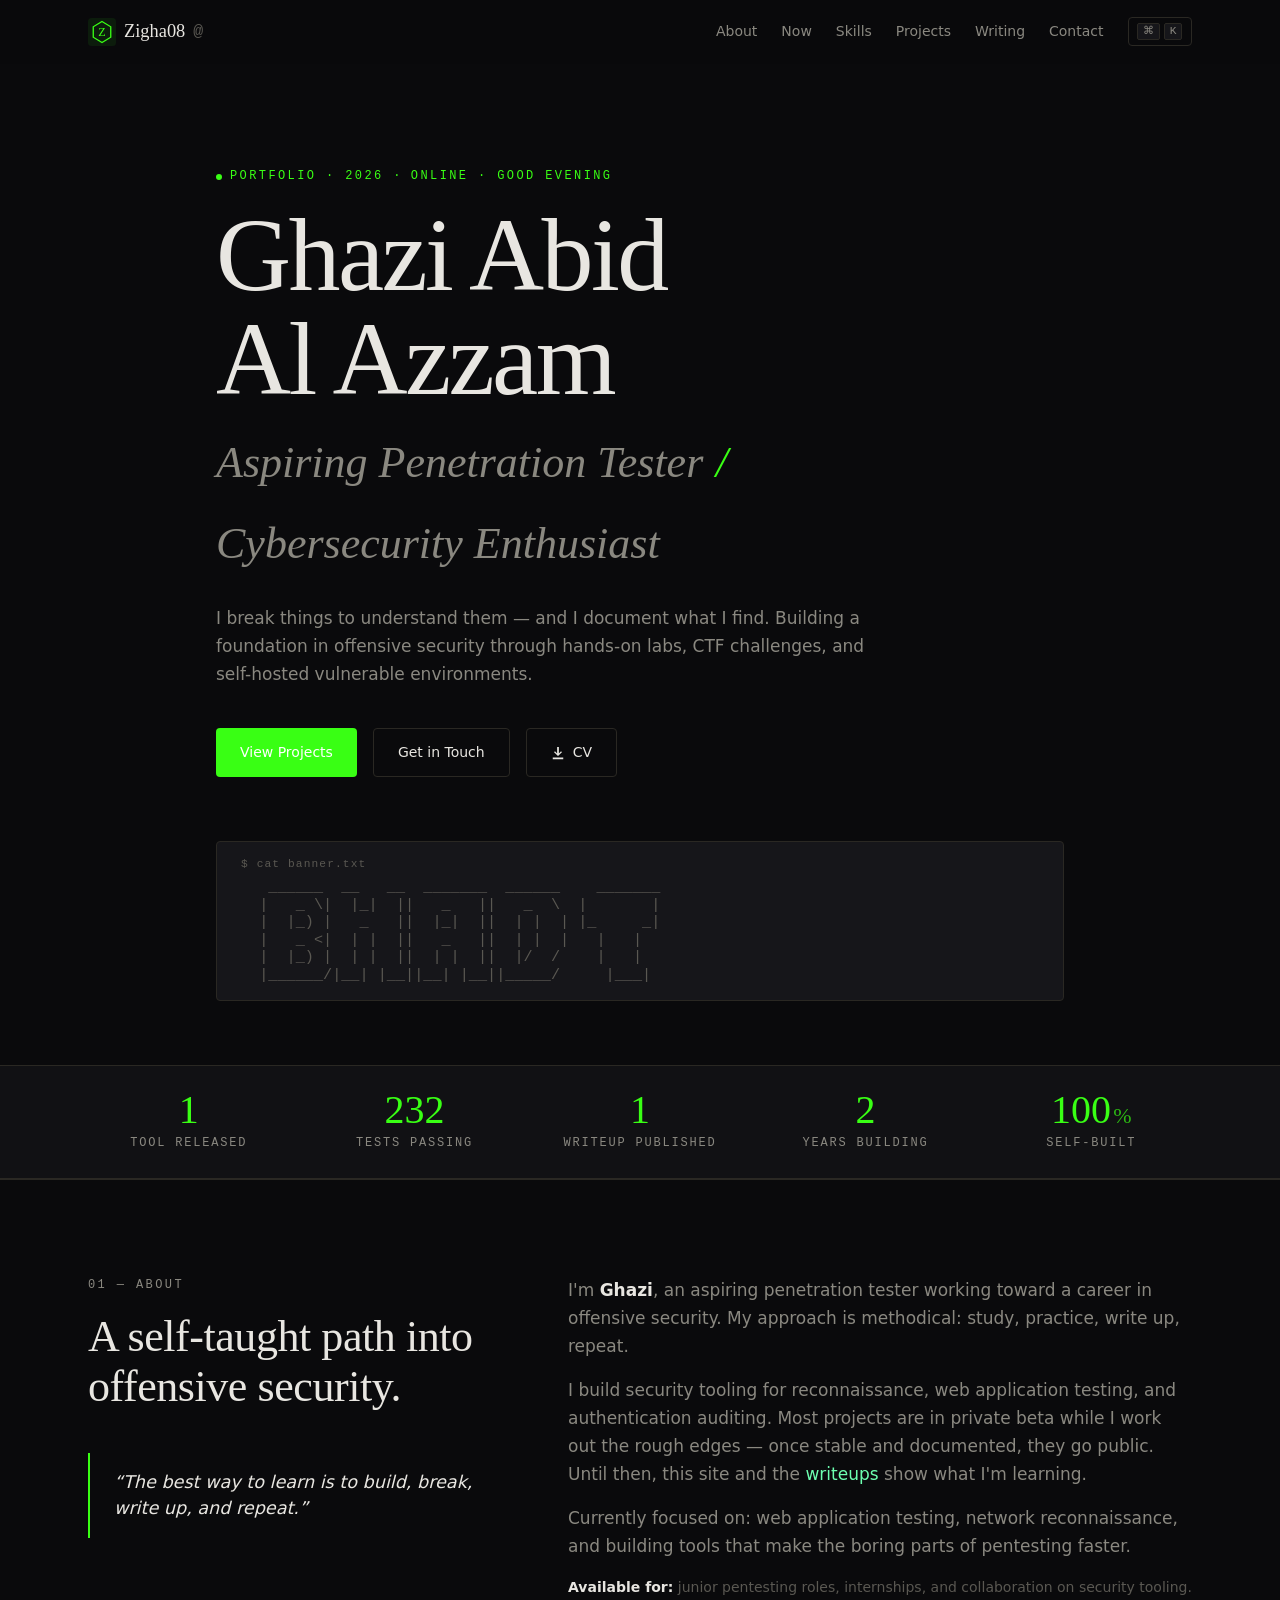
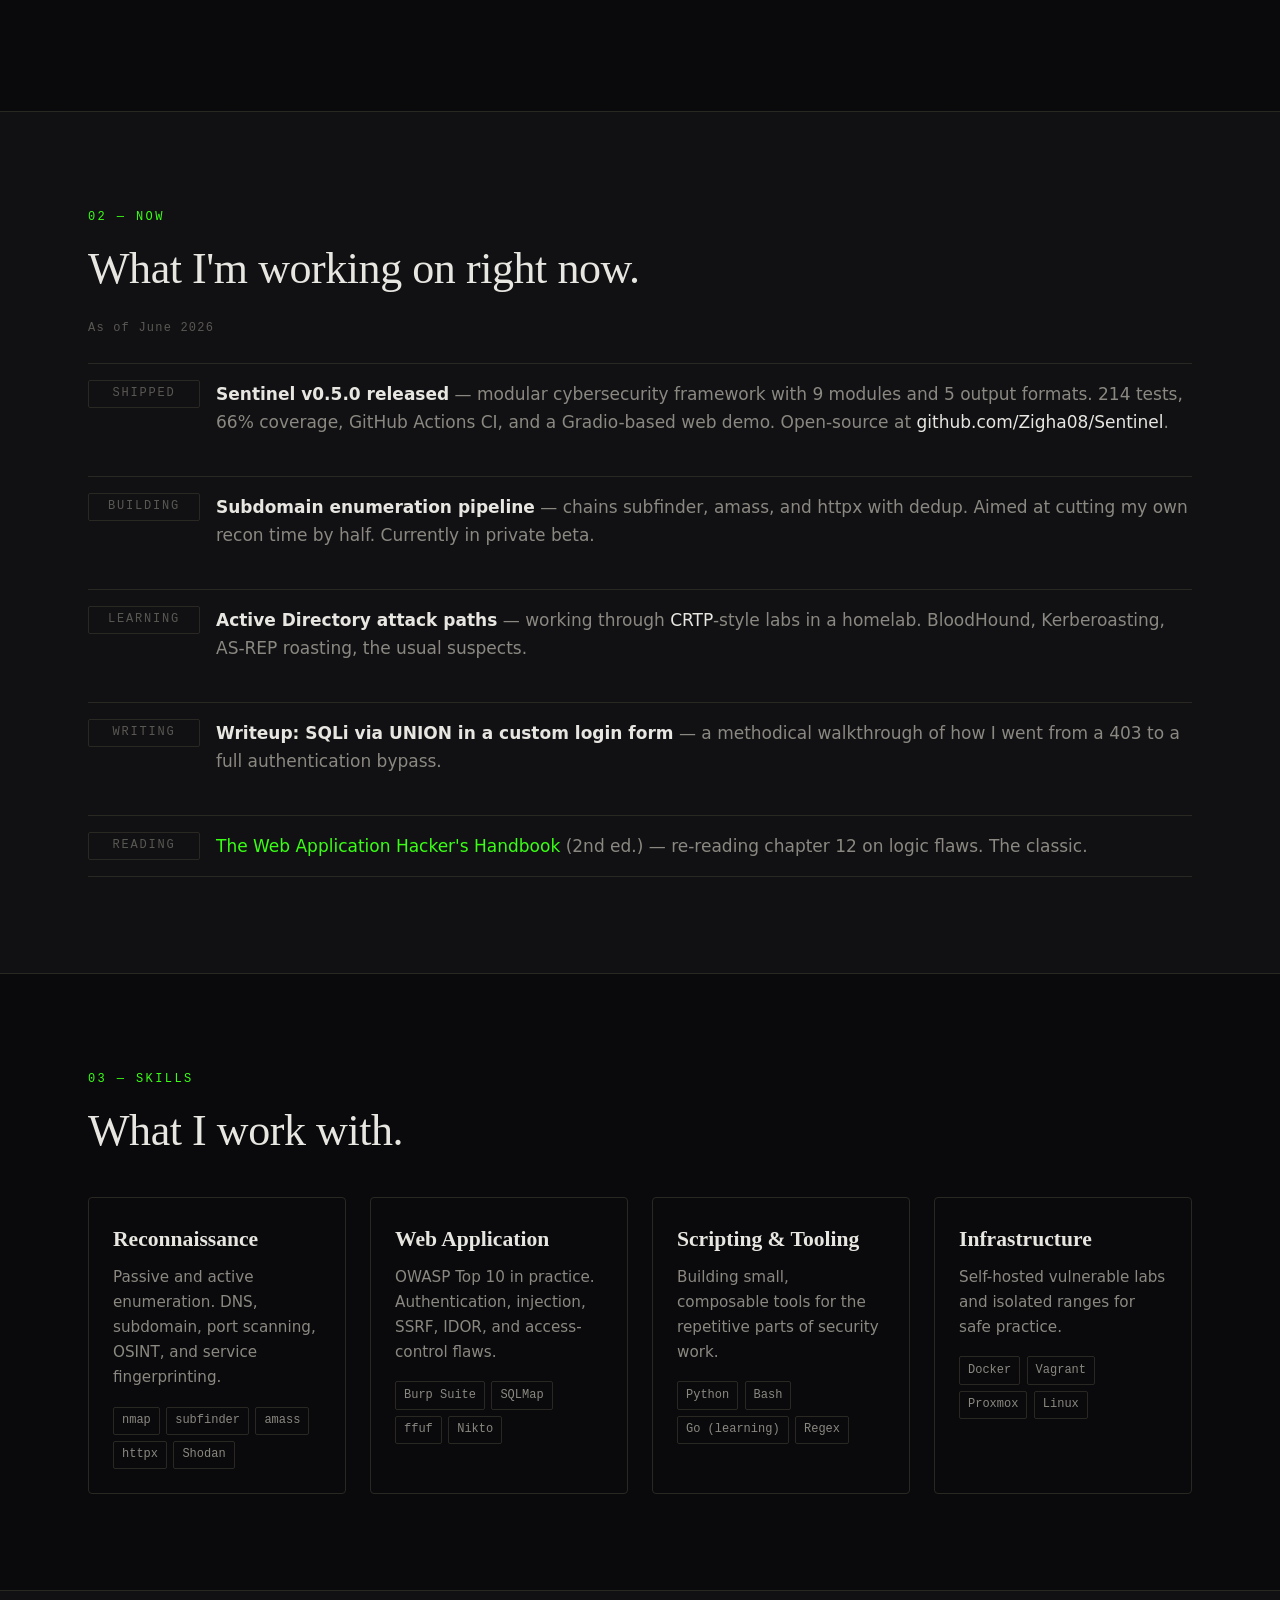
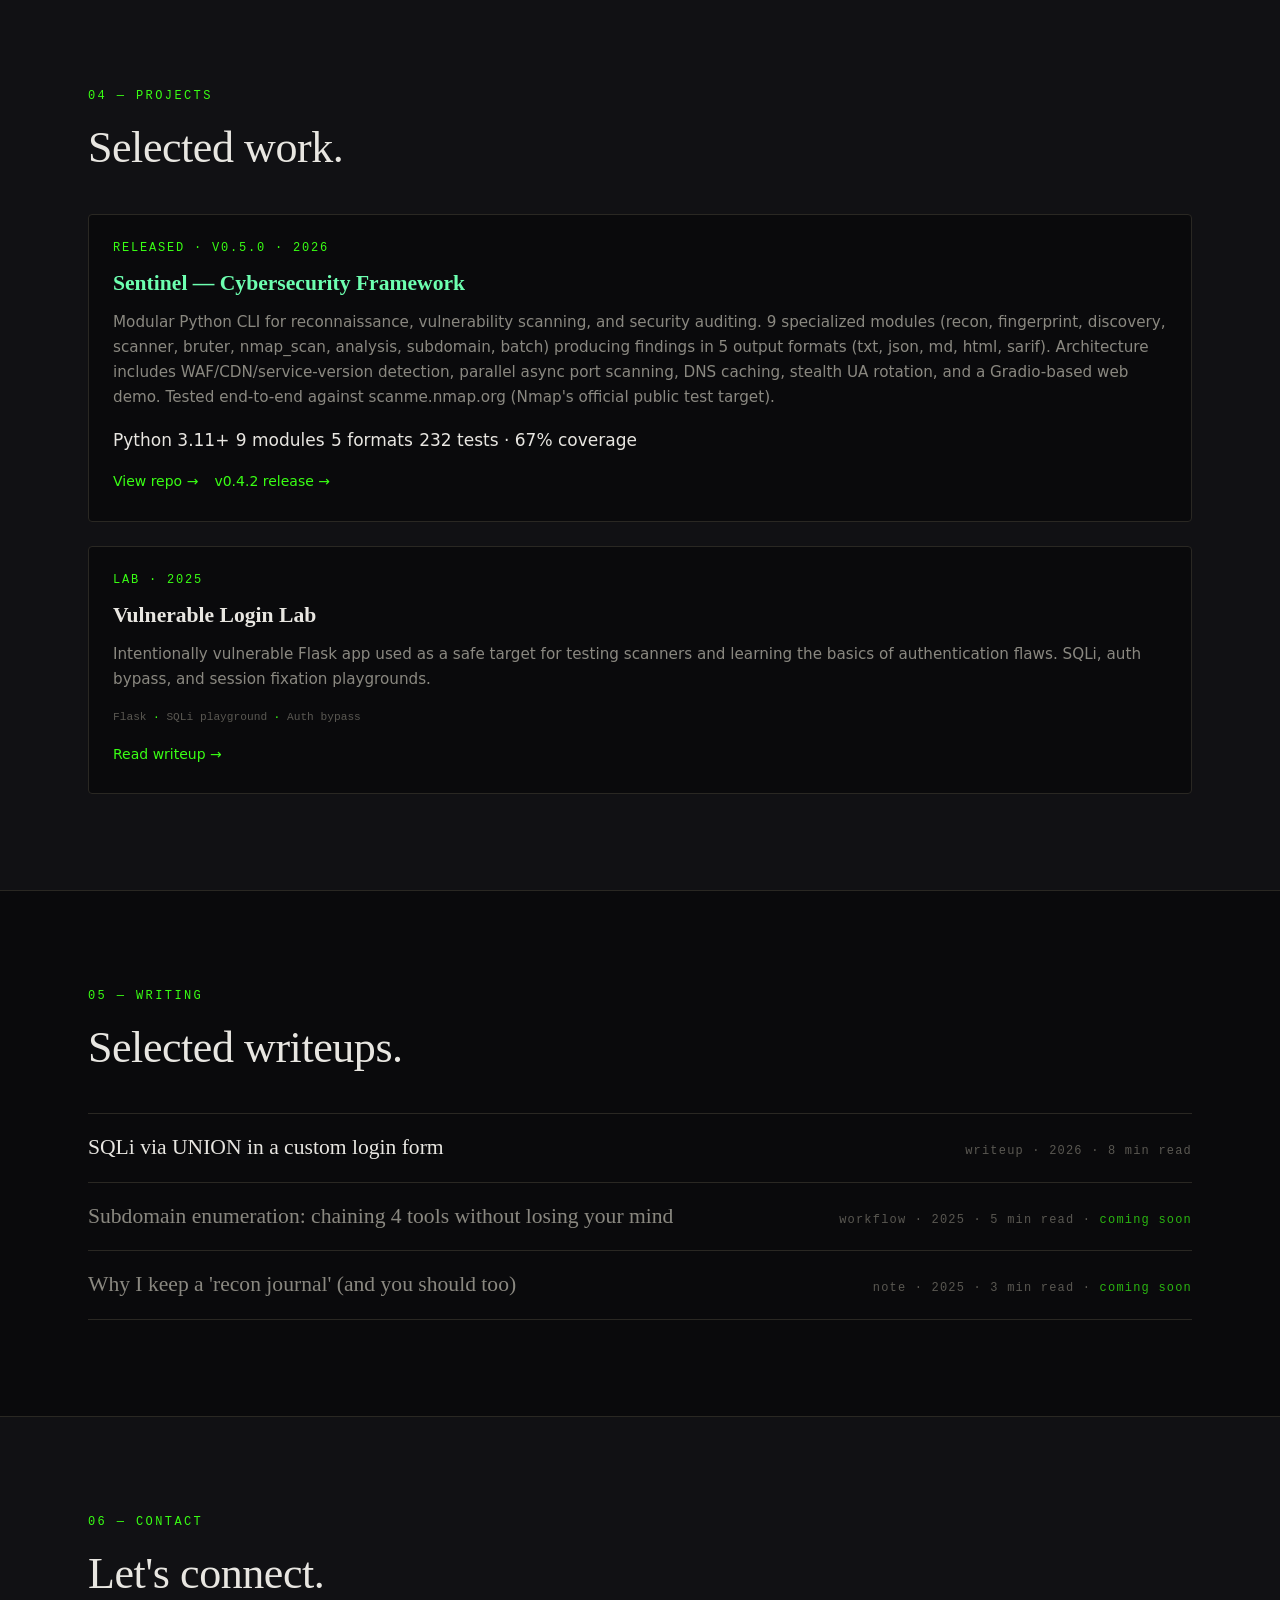
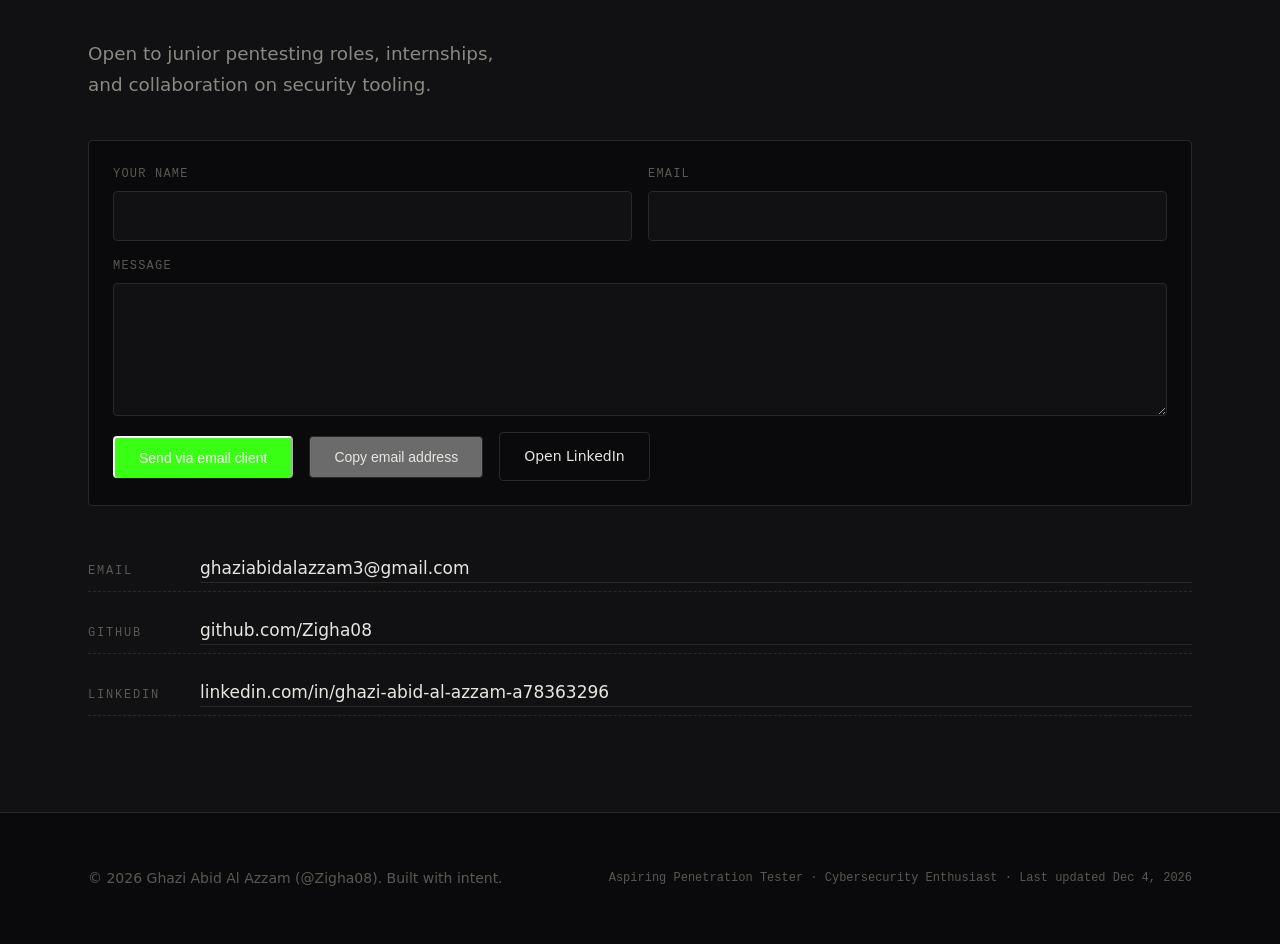
<file: index.html>
<!DOCTYPE html>
<html lang="en">
<head>
  <meta charset="utf-8">
  <meta name="viewport" content="width=device-width,initial-scale=1">
  <meta name="description" content="Ghazi Abid Al Azzam (@Zigha08) — Aspiring Penetration Tester and cybersecurity enthusiast. Portfolio of security projects, writeups, and tools.">
  <meta name="author" content="Ghazi Abid Al Azzam">
  <meta name="theme-color" content="#0a0a0c">
  <meta name="color-scheme" content="dark">

  <!-- Open Graph -->
  <meta property="og:type" content="profile">
  <meta property="og:title" content="Ghazi Abid Al Azzam — Penetration Tester Trainee">
  <meta property="og:description" content="Aspiring Penetration Tester | Cybersecurity Enthusiast. Portfolio of security projects and writeups.">
  <meta property="og:image" content="assets/og-image.svg">
  <meta property="og:url" content="https://zigha08.github.io/">
  <meta property="profile:first_name" content="Ghazi">
  <meta property="profile:last_name" content="Al Azzam">
  <meta property="profile:username" content="Zigha08">

  <!-- Twitter Card -->
  <meta name="twitter:card" content="summary_large_image">
  <meta name="twitter:title" content="Ghazi Abid Al Azzam — Penetration Tester Trainee">
  <meta name="twitter:description" content="Aspiring Penetration Tester | Cybersecurity Enthusiast.">
  <meta name="twitter:image" content="assets/og-image.svg">

  <link rel="canonical" href="https://zigha08.github.io/">
  <link rel="icon" type="image/svg+xml" href="data:image/svg+xml,<svg xmlns='http://www.w3.org/2000/svg' viewBox='0 0 32 32'><rect width='32' height='32' fill='%230a0a0c'/><text x='50%25' y='52%25' dominant-baseline='central' text-anchor='middle' font-family='serif' font-size='24' fill='%2339ff14'>Z</text></svg>">
  <link rel="manifest" href="manifest.json">

  <!-- RSS: removed. No blog feed yet — would 404 if used. -->

  <!-- JSON-LD: Person schema for rich search results -->
  <script type="application/ld+json">
  {
    "@context": "https://schema.org",
    "@type": "Person",
    "name": "Ghazi Abid Al Azzam",
    "alternateName": "Zigha08",
    "url": "https://zigha08.github.io/",
    "image": "https://zigha08.github.io/assets/og-image.svg",
    "jobTitle": "Aspiring Penetration Tester",
    "description": "Self-taught cybersecurity enthusiast focused on web application testing, network reconnaissance, and offensive tooling.",
    "knowsAbout": [
      "Penetration Testing",
      "Web Application Security",
      "Network Reconnaissance",
      "OWASP Top 10",
      "Python",
      "SQL Injection",
      "Cross-Site Scripting (XSS)",
      "Bug Bounty"
    ],
    "sameAs": [
      "https://github.com/Zigha08",
      "https://www.linkedin.com/in/ghazi-abid-al-azzam-a78363296"
    ],
    "email": "mailto:ghaziabidalazzam3@gmail.com",
    "address": {
      "@type": "PostalAddress",
      "addressCountry": "ID"
    }
  }
  </script>

  <title>Ghazi Abid Al Azzam — Penetration Tester Trainee</title>
  <link rel="stylesheet" href="assets/style.css">
  <script src="assets/app.js" defer></script>
</head>
<body>
  <a class="skip-link" href="#main">Skip to main content</a>

  <header class="site-header" id="site-header">
    <div class="container header-inner">
      <a href="#hero" class="brand" aria-label="Home">
        <svg class="brand-mark" viewBox="0 0 32 32" aria-hidden="true" focusable="false">
          <rect width="32" height="32" rx="4" fill="currentColor" opacity="0.08"/>
          <path d="M16 4 L26 10 L26 22 L16 28 L6 22 L6 10 Z" fill="none" stroke="currentColor" stroke-width="1.5"/>
          <text x="16" y="20" text-anchor="middle" font-family="serif" font-size="14" font-weight="500" fill="currentColor">Z</text>
        </svg>
        <span class="brand-name">Zigha08</span>
        <span class="brand-tag" aria-hidden="true">@</span>
      </a>
      <nav class="site-nav" aria-label="Primary">
        <a href="#about">About</a>
        <a href="#now">Now</a>
        <a href="#skills">Skills</a>
        <a href="#projects">Projects</a>
        <a href="#writing">Writing</a>
        <a href="#contact">Contact</a>
      </nav>
      <button class="cmd-k-hint" type="button" aria-label="Open command palette" data-cmdk-trigger>
        <kbd>⌘</kbd><kbd>K</kbd>
        <span class="cmd-k-hint-text">Search</span>
      </button>
    </div>
  </header>

  <main id="main">
    <!-- HERO -->
    <section id="hero" class="hero" aria-labelledby="hero-title">
      <div class="container hero-inner">
        <p class="eyebrow"><span class="eyebrow-dot" aria-hidden="true"></span>Portfolio · 2026 · <span id="greeting-time">online</span></p>
        <h1 id="hero-title" class="hero-title">
          Ghazi Abid<br>Al Azzam
        </h1>
        <p class="hero-sub">
          <span class="hero-sub-line">Aspiring Penetration Tester</span>
          <span class="hero-sub-sep" aria-hidden="true">/</span>
          <span class="hero-sub-line">Cybersecurity Enthusiast</span>
        </p>
        <p class="hero-desc">
          I break things to understand them — and I document what I find.
          Building a foundation in offensive security through hands-on labs,
          CTF challenges, and self-hosted vulnerable environments.
        </p>
        <div class="hero-cta">
          <a class="btn btn-primary" href="#projects">View Projects</a>
          <a class="btn btn-ghost" href="#contact">Get in Touch</a>
          <a class="btn btn-ghost btn-icon" href="assets/ghazi-abid-al-azzam-cv.pdf" download aria-label="Download CV as PDF">
            <svg viewBox="0 0 16 16" width="14" height="14" aria-hidden="true" focusable="false"><path fill="currentColor" d="M8 11.5L3.5 7l1-1L7 8.5V1h2v7.5l2.5-2.5 1 1L8 11.5zM2 13h12v2H2v-2z"/></svg>
            <span>CV</span>
          </a>
        </div>

        <pre class="ascii-banner" aria-hidden="true">   ______  __   __  _______  ______    _______
  |   _ \|  |_|  ||   _   ||   _  \  |       |
  |  |_) |   _   ||  |_|  ||  | |  | |_     _|
  |   _ <|  | |  ||   _   ||  | |  |   |   |
  |  |_) |  | |  ||  | |  ||  |/  /    |   |
  |______/|__| |__||__| |__||_____/     |___|</pre>
      </div>
    </section>

    <!-- STATS BAR -->
    <section class="stats-bar" aria-label="Quick stats">
      <div class="container stats-grid">
        <div class="stat">
          <span class="stat-num">1</span>
          <span class="stat-label">Tool released</span>
        </div>
        <div class="stat">
          <span class="stat-num">232</span>
          <span class="stat-label">Tests passing</span>
        </div>
        <div class="stat">
          <span class="stat-num">1</span>
          <span class="stat-label">Writeup published</span>
        </div>
        <div class="stat">
          <span class="stat-num">2</span>
          <span class="stat-label">Years building</span>
        </div>
        <div class="stat">
          <span class="stat-num">100<span class="stat-suffix">%</span></span>
          <span class="stat-label">Self-built</span>
        </div>
      </div>
    </section>

    <!-- ABOUT -->
    <section id="about" class="section" aria-labelledby="about-title">
      <div class="container two-col">
        <div class="col">
          <p class="section-label">01 — About</p>
          <h2 id="about-title" class="section-title">A self-taught path into offensive security.</h2>
          <blockquote class="pull-quote">
            <p>“The best way to learn is to build, break, write up, and repeat.”</p>
          </blockquote>
        </div>
        <div class="col">
          <p>
            I'm <strong>Ghazi</strong>, an aspiring penetration tester working
            toward a career in offensive security. My approach is methodical:
            study, practice, write up, repeat.
          </p>
          <p>
            I build security tooling for reconnaissance, web application
            testing, and authentication auditing. Most projects are in
            private beta while I work out the rough edges — once stable
            and documented, they go public. Until then, this site and the
            <a href="#writing">writeups</a> show what I'm learning.
          </p>
          <p>
            Currently focused on: web application testing, network
            reconnaissance, and building tools that make the boring parts
            of pentesting faster.
          </p>
          <p class="muted">
            <strong>Available for:</strong> junior pentesting roles,
            internships, and collaboration on security tooling.
          </p>
        </div>
      </div>
    </section>

    <!-- NOW (currently working on) -->
    <section id="now" class="section section-alt" aria-labelledby="now-title">
      <div class="container">
        <p class="section-label">02 — Now</p>
        <h2 id="now-title" class="section-title">What I'm working on right now.</h2>
        <p class="now-as-of">As of <time datetime="2026-06">June 2026</time></p>
        <ul class="now-list">
          <li>
            <span class="now-tag">shipped</span>
            <div>
              <strong>Sentinel v0.5.0 released</strong> — modular cybersecurity
              framework with 9 modules and 5 output formats. 214 tests,
              66% coverage, GitHub Actions CI, and a Gradio-based web demo.
              Open-source at <a href="https://github.com/Zigha08/Sentinel">github.com/Zigha08/Sentinel</a>.
            </div>
          </li>
          <li>
            <span class="now-tag">building</span>
            <div>
              <strong>Subdomain enumeration pipeline</strong> — chains
              subfinder, amass, and httpx with dedup. Aimed at cutting my own
              recon time by half. Currently in private beta.
            </div>
          </li>
          <li>
            <span class="now-tag">learning</span>
            <div>
              <strong>Active Directory attack paths</strong> — working through
              <em>CRTP</em>-style labs in a homelab. BloodHound, Kerberoasting,
              AS-REP roasting, the usual suspects.
            </div>
          </li>
          <li>
            <span class="now-tag">writing</span>
            <div>
              <strong>Writeup: SQLi via UNION in a custom login form</strong> —
              a methodical walkthrough of how I went from a 403 to a full
              authentication bypass.
            </div>
          </li>
          <li>
            <span class="now-tag">reading</span>
            <div>
              <em>The Web Application Hacker's Handbook</em> (2nd ed.) —
              re-reading chapter 12 on logic flaws. The classic.
            </div>
          </li>
        </ul>
      </div>
    </section>

    <!-- SKILLS -->
    <section id="skills" class="section" aria-labelledby="skills-title">
      <div class="container">
        <p class="section-label">03 — Skills</p>
        <h2 id="skills-title" class="section-title">What I work with.</h2>
        <div class="skills-grid">
          <article class="skill-card">
            <h3>Reconnaissance</h3>
            <p>Passive and active enumeration. DNS, subdomain, port scanning, OSINT, and service fingerprinting.</p>
            <ul class="tag-list">
              <li>nmap</li><li>subfinder</li><li>amass</li><li>httpx</li><li>Shodan</li>
            </ul>
          </article>
          <article class="skill-card">
            <h3>Web Application</h3>
            <p>OWASP Top 10 in practice. Authentication, injection, SSRF, IDOR, and access-control flaws.</p>
            <ul class="tag-list">
              <li>Burp Suite</li><li>SQLMap</li><li>ffuf</li><li>Nikto</li>
            </ul>
          </article>
          <article class="skill-card">
            <h3>Scripting &amp; Tooling</h3>
            <p>Building small, composable tools for the repetitive parts of security work.</p>
            <ul class="tag-list">
              <li>Python</li><li>Bash</li><li>Go (learning)</li><li>Regex</li>
            </ul>
          </article>
          <article class="skill-card">
            <h3>Infrastructure</h3>
            <p>Self-hosted vulnerable labs and isolated ranges for safe practice.</p>
            <ul class="tag-list">
              <li>Docker</li><li>Vagrant</li><li>Proxmox</li><li>Linux</li>
            </ul>
          </article>
        </div>
      </div>
    </section>

    <!-- PROJECTS -->
    <section id="projects" class="section section-alt" aria-labelledby="projects-title">
      <div class="container">
        <p class="section-label">04 — Projects</p>
        <h2 id="projects-title" class="section-title">Selected work.</h2>
        <div class="projects-grid">
          <article class="project-card">
            <p class="project-tag">Released · v0.5.0 · 2026</p>
            <h3 class="project-title"><a href="https://github.com/Zigha08/Sentinel">Sentinel — Cybersecurity Framework</a></h3>
            <p class="project-desc">Modular Python CLI for reconnaissance, vulnerability scanning, and security auditing. 9 specialized modules (recon, fingerprint, discovery, scanner, bruter, nmap_scan, analysis, subdomain, batch) producing findings in 5 output formats (txt, json, md, html, sarif). Architecture includes WAF/CDN/service-version detection, parallel async port scanning, DNS caching, stealth UA rotation, and a Gradio-based web demo. Tested end-to-end against scanme.nmap.org (Nmap's official public test target).</p>
            <div class="project-meta">
              <span>Python 3.11+</span>
              <span>9 modules</span>
              <span>5 formats</span>
              <span class="project-meta-status">232 tests · 67% coverage</span>
            </div>
            <div class="project-links">
              <a href="https://github.com/Zigha08/Sentinel">View repo →</a>
              <a href="https://github.com/Zigha08/Sentinel/releases/tag/v0.4.2">v0.4.2 release →</a>
            </div>
          </article>
        </div>
        <!--MANUAL-CARDS-START
        Cards below this marker are NOT touched by the sync-repos workflow.
        Use them for non-GitHub work (local labs, CTF writeups, etc).
        Sync script patches only the <div class="projects-grid"> above.
        MANUAL-CARDS-END-->
        <div class="projects-grid projects-grid-manual" aria-label="Non-GitHub projects">
          <article class="project-card project-card-manual">
            <p class="project-tag">Lab · 2025</p>
            <h3 class="project-title">Vulnerable Login Lab</h3>
            <p class="project-desc">Intentionally vulnerable Flask app used as a safe target for testing scanners and learning the basics of authentication flaws. SQLi, auth bypass, and session fixation playgrounds.</p>
            <ul class="project-meta">
              <li>Flask</li><li>SQLi playground</li><li>Auth bypass</li>
            </ul>
            <div class="project-links">
              <a href="writing/sqli-union-login.html">Read writeup →</a>
            </div>
          </article>
        </div>
      </div>
    </section>

    <!-- WRITING -->
    <section id="writing" class="section" aria-labelledby="writing-title">
      <div class="container">
        <p class="section-label">05 — Writing</p>
        <h2 id="writing-title" class="section-title">Selected writeups.</h2>
        <ul class="writing-list">
          <li>
            <a href="writing/sqli-union-login.html">
              <span class="writing-title">SQLi via UNION in a custom login form</span>
              <span class="writing-meta">writeup · 2026 · 8 min read</span>
            </a>
          </li>
          <li class="writing-stub">
            <a href="#contact" aria-label="Notify me when this writeup is published">
              <span class="writing-title">Subdomain enumeration: chaining 4 tools without losing your mind</span>
              <span class="writing-meta">workflow · 2025 · 5 min read · <em>coming soon</em></span>
            </a>
          </li>
          <li class="writing-stub">
            <a href="#contact" aria-label="Notify me when this writeup is published">
              <span class="writing-title">Why I keep a 'recon journal' (and you should too)</span>
              <span class="writing-meta">note · 2025 · 3 min read · <em>coming soon</em></span>
            </a>
          </li>
        </ul>
      </div>
    </section>

    <!-- CONTACT -->
    <section id="contact" class="section section-alt section-contact" aria-labelledby="contact-title">
      <div class="container">
        <p class="section-label">06 — Contact</p>
        <h2 id="contact-title" class="section-title">Let's connect.</h2>
        <p class="contact-lead">
          Open to junior pentesting roles, internships, and collaboration
          on security tooling.
        </p>
        <form class="contact-form" id="contact-form" novalidate aria-label="Contact form">
          <div class="form-row">
            <label>
              <span>Your name</span>
              <input name="name" type="text" required maxlength="80" autocomplete="name" aria-required="true">
            </label>
            <label>
              <span>Email</span>
              <input name="email" type="email" required maxlength="120" autocomplete="email" aria-required="true">
            </label>
          </div>
          <label>
            <span>Message</span>
            <textarea name="message" required rows="4" maxlength="2000" aria-required="true"></textarea>
          </label>
          <div class="form-actions">
            <button type="submit" class="btn btn-primary">Send via email client</button>
            <button type="button" class="btn btn-ghost" data-copy-email>Copy email address</button>
            <a class="btn btn-ghost" href="https://www.linkedin.com/in/ghazi-abid-al-azzam-a78363296" target="_blank" rel="noopener noreferrer">Open LinkedIn</a>
            <span class="form-msg" id="form-msg" role="status" aria-live="polite"></span>
          </div>
        </form>
        <ul class="contact-list">
          <li>
            <span class="contact-key">Email</span>
            <a href="mailto:ghaziabidalazzam3@gmail.com" id="contact-email">ghaziabidalazzam3@gmail.com</a>
          </li>
          <li>
            <span class="contact-key">GitHub</span>
            <a href="https://github.com/Zigha08" target="_blank" rel="noopener noreferrer">github.com/Zigha08</a>
          </li>
          <li>
            <span class="contact-key">LinkedIn</span>
            <a href="https://www.linkedin.com/in/ghazi-abid-al-azzam-a78363296" target="_blank" rel="noopener noreferrer">linkedin.com/in/ghazi-abid-al-azzam-a78363296</a>
          </li>
        </ul>
      </div>
    </section>
  </main>

  <footer class="site-footer">
    <div class="container footer-inner">
      <p>© <span id="year">2026</span> Ghazi Abid Al Azzam (@Zigha08). Built with intent.</p>
      <p class="footer-meta">
        Aspiring Penetration Tester · Cybersecurity Enthusiast
        · <span class="footer-updated">Last updated <time id="last-updated" datetime="">—</time></span>
      </p>
    </div>
  </footer>

  <!-- Command palette (Cmd/Ctrl+K) -->
  <div class="cmdk" id="cmdk" hidden role="dialog" aria-modal="true" aria-label="Command palette">
    <div class="cmdk-backdrop" data-cmdk-close></div>
    <div class="cmdk-panel">
      <input type="search" class="cmdk-input" id="cmdk-input" placeholder="Type a command, search, or jump to a section…" aria-label="Command palette input" autocomplete="off" spellcheck="false">
      <ul class="cmdk-list" id="cmdk-list" role="listbox"></ul>
      <div class="cmdk-footer">
        <span><kbd>↑</kbd><kbd>↓</kbd> navigate</span>
        <span><kbd>↵</kbd> select</span>
        <span><kbd>esc</kbd> close</span>
      </div>
    </div>
  </div>
</body>
</html>
</file>
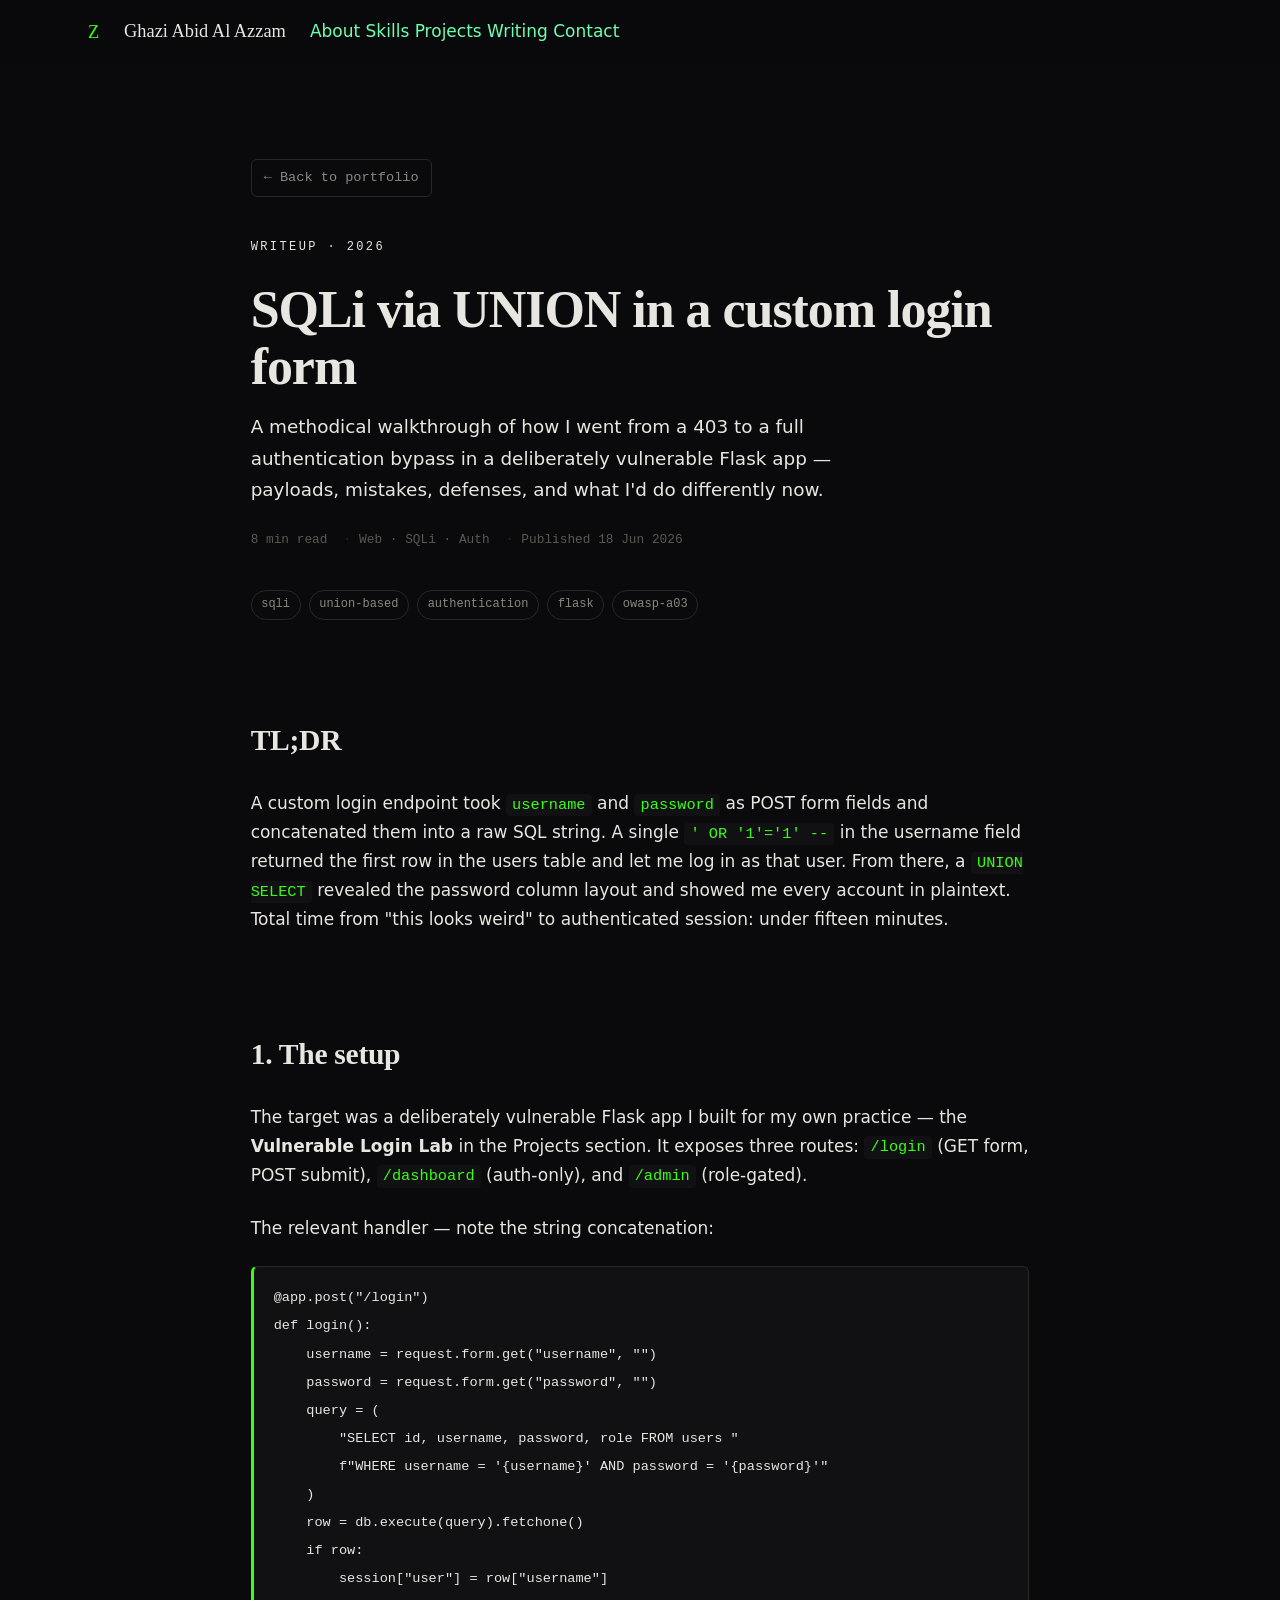
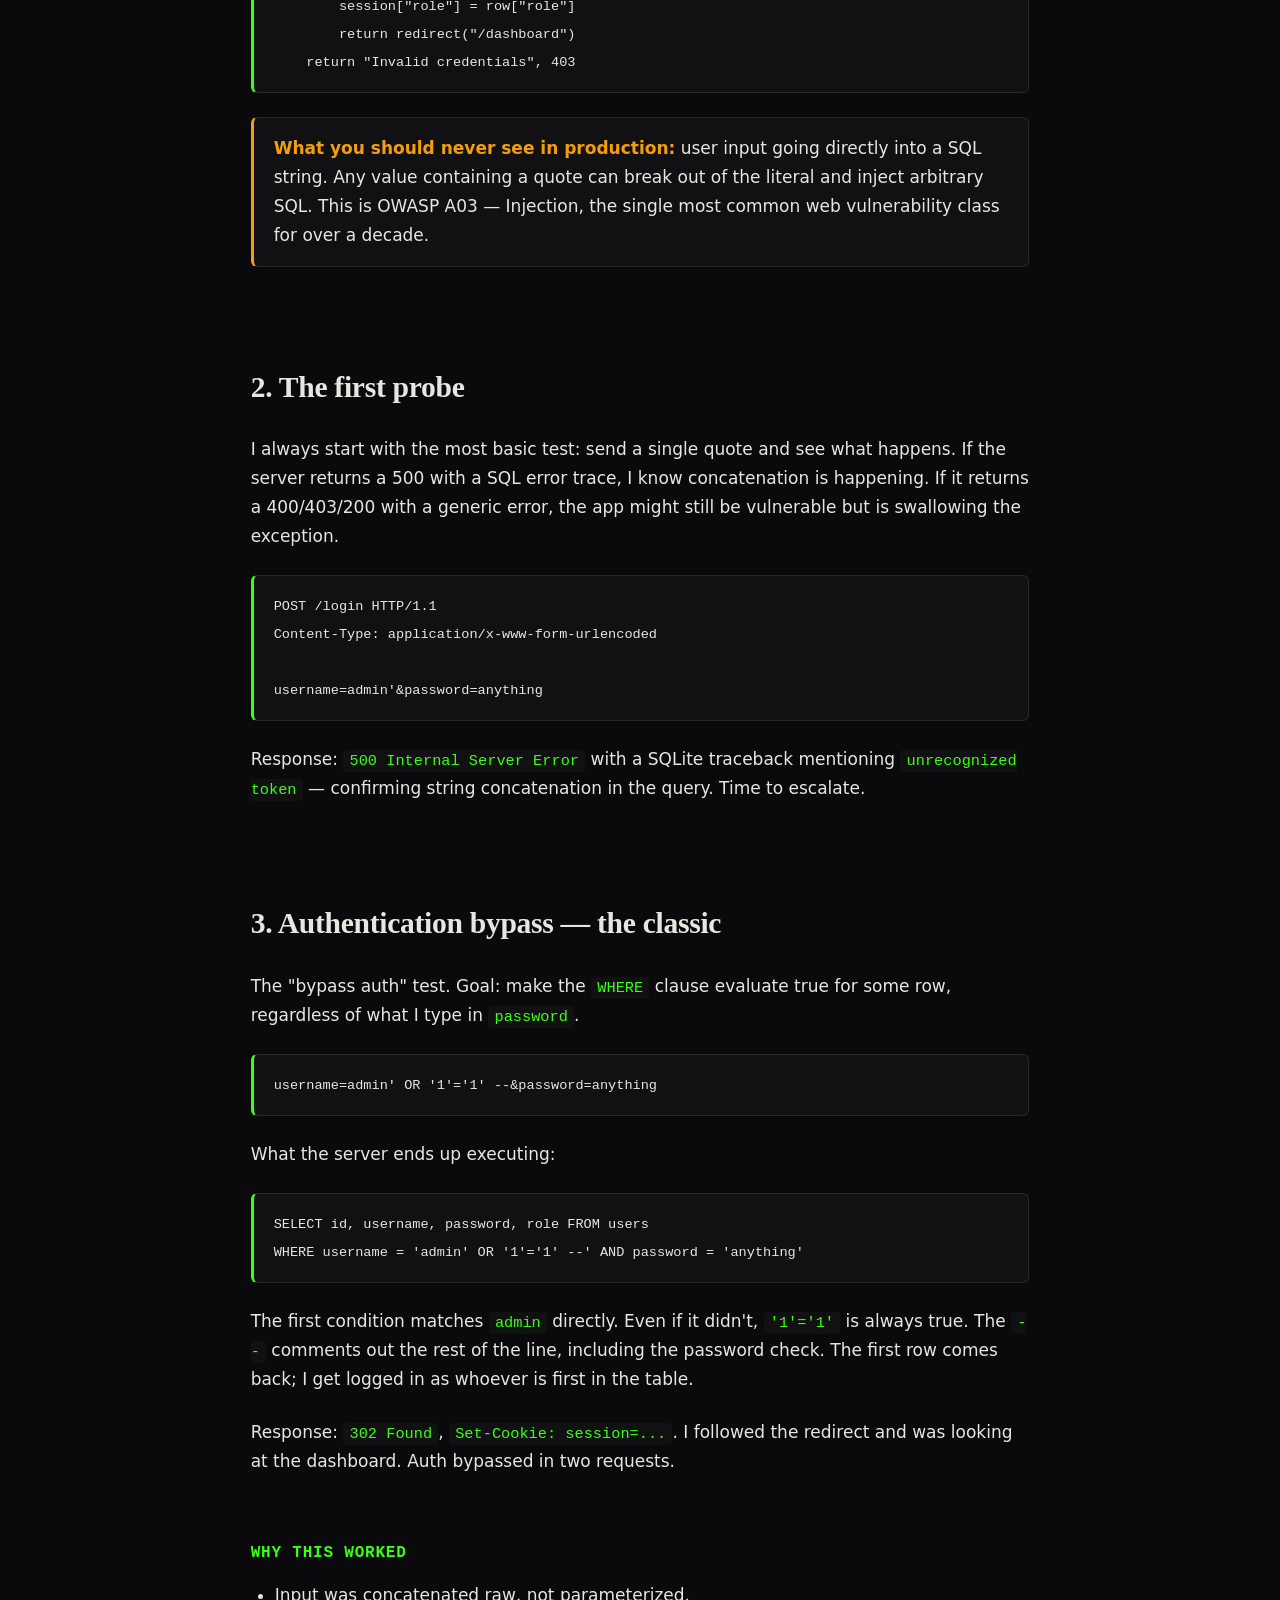
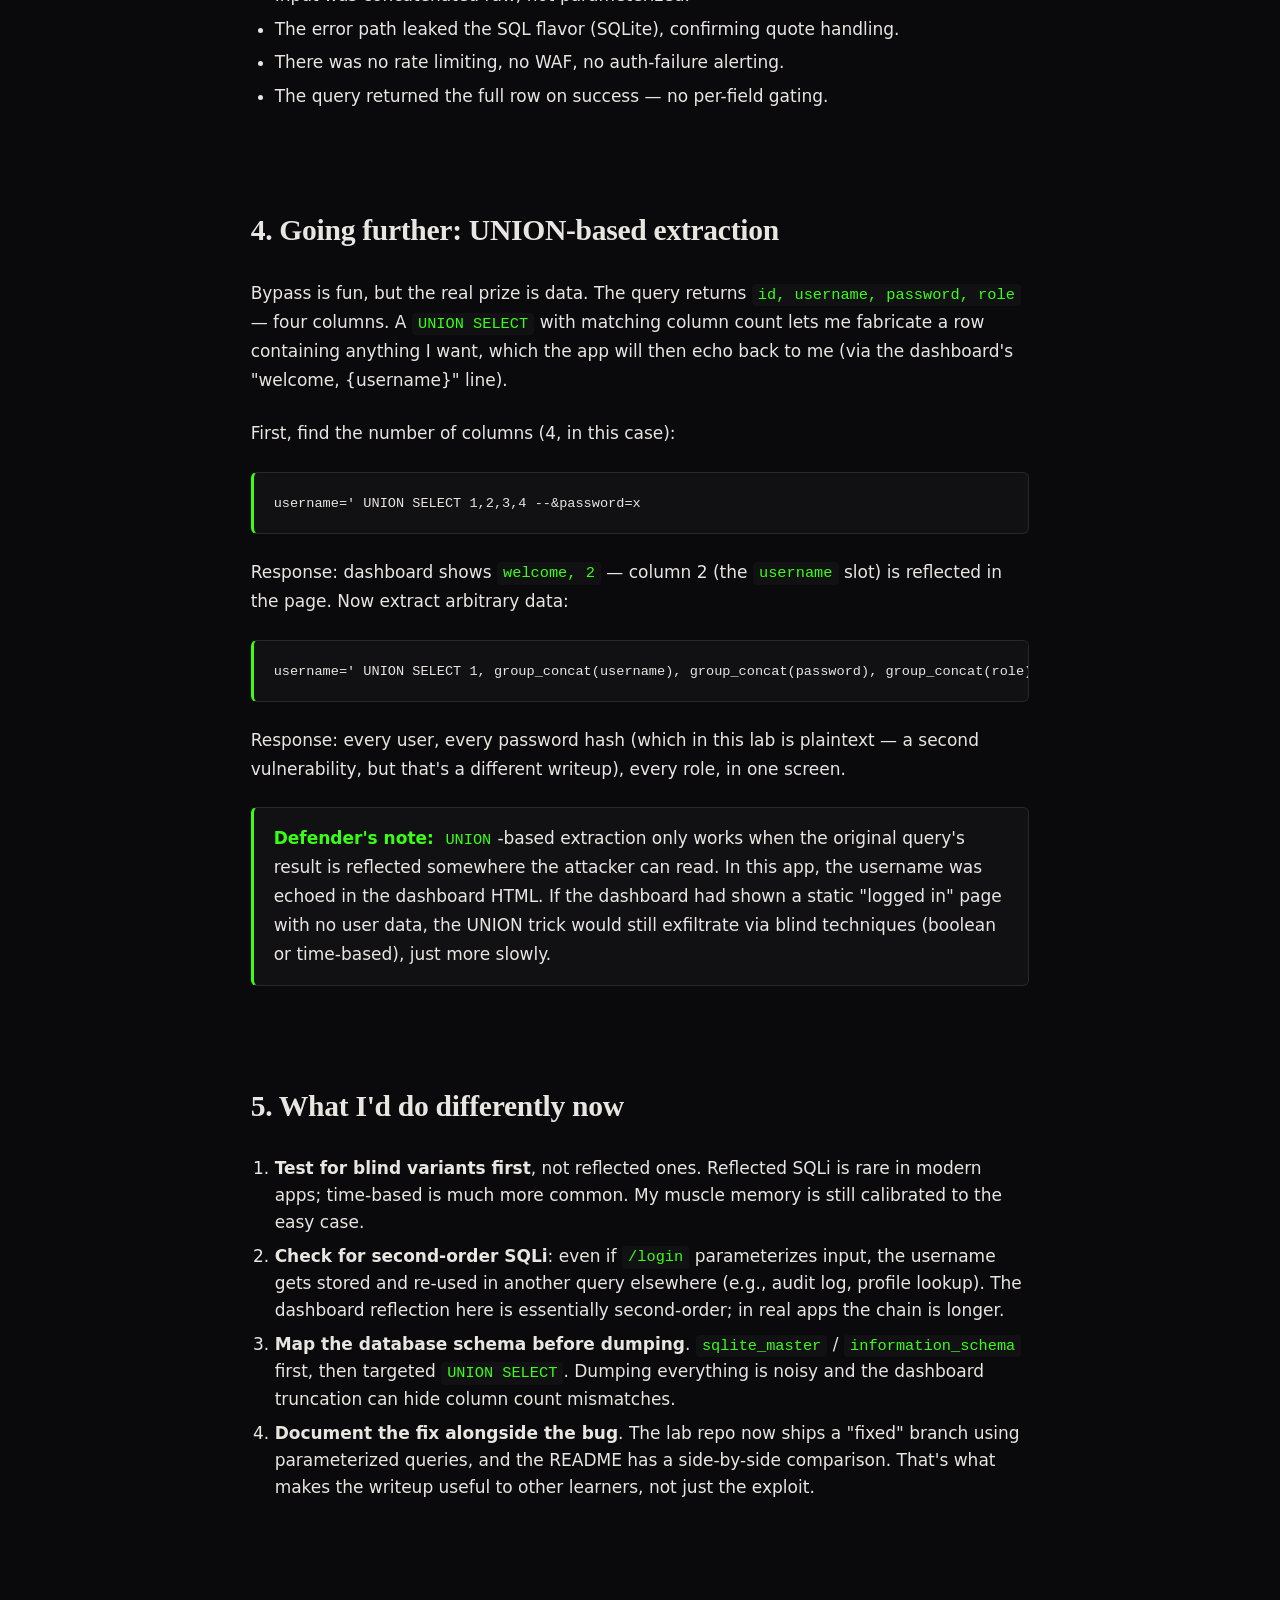
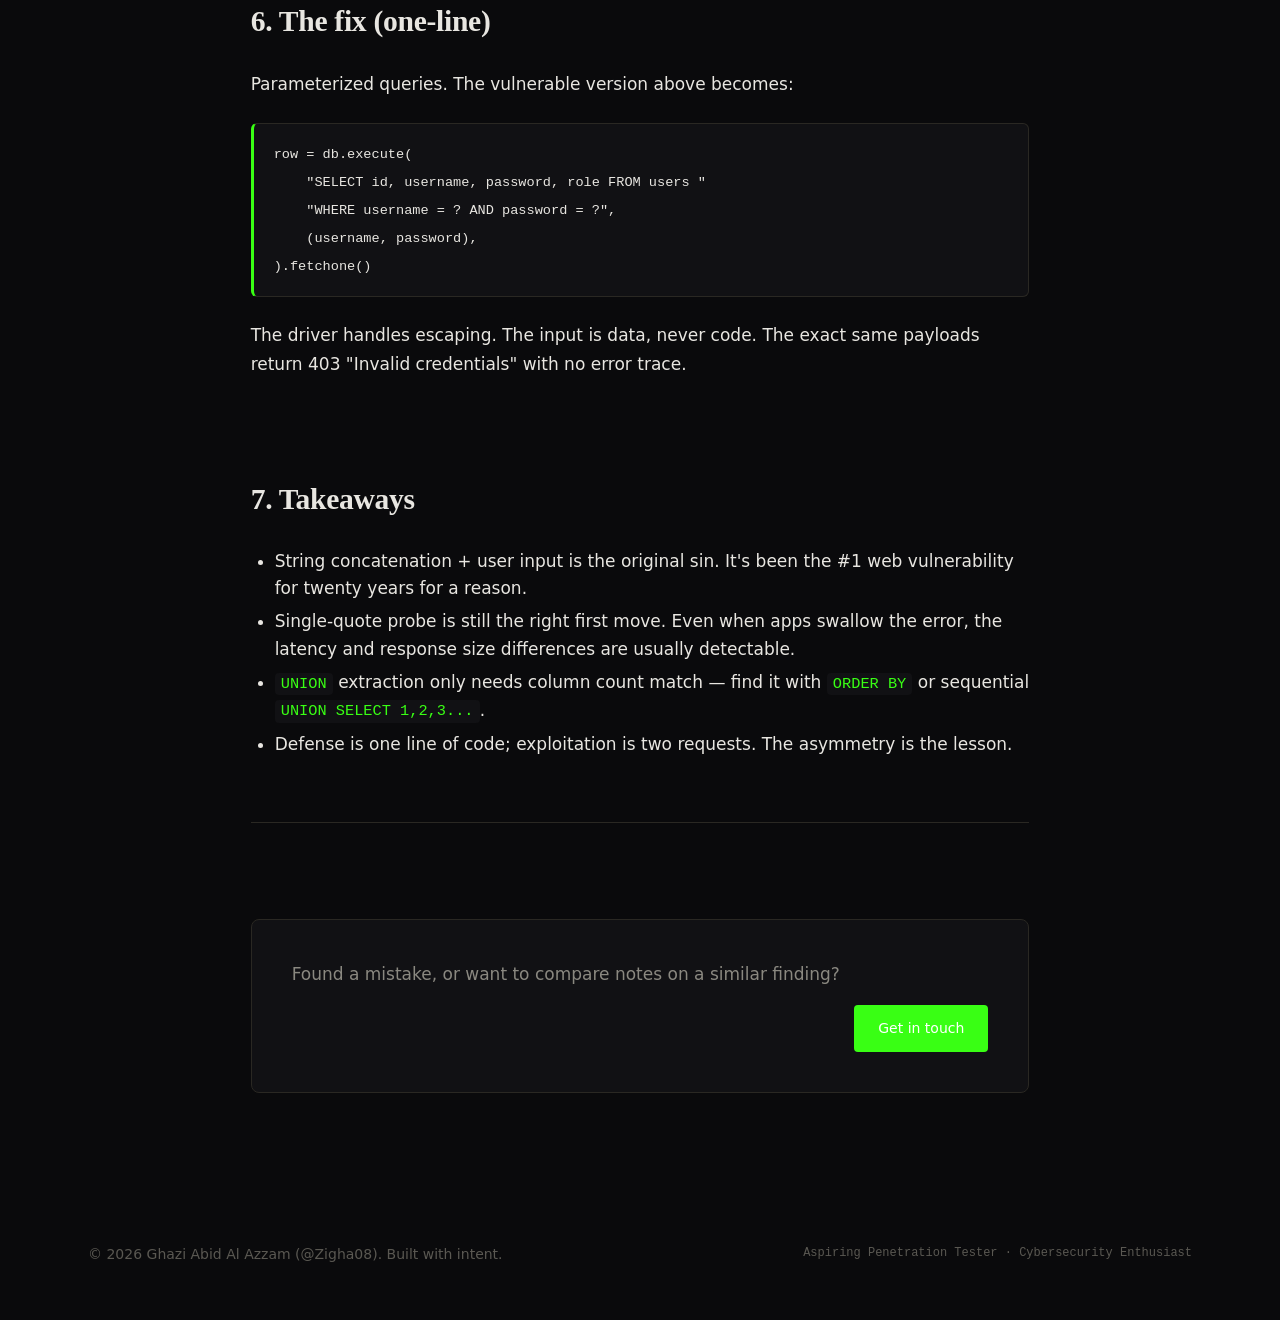
<file: writing/sqli-union-login.html>
<!DOCTYPE html>
<html lang="en">
<head>
  <meta charset="utf-8">
  <meta name="viewport" content="width=device-width,initial-scale=1">
  <meta name="description" content="Writeup: SQLi via UNION in a custom login form — a methodical walkthrough from a 403 to a full authentication bypass, with payloads, defenses, and lessons learned.">
  <meta name="author" content="Ghazi Abid Al Azzam">
  <meta name="theme-color" content="#0a0a0c">
  <meta name="color-scheme" content="dark">

  <!-- Open Graph -->
  <meta property="og:type" content="article">
  <meta property="og:title" content="SQLi via UNION in a custom login form — writeup by @Zigha08">
  <meta property="og:description" content="A methodical walkthrough from a 403 to a full authentication bypass in a custom login form.">
  <meta property="og:image" content="../assets/og-image.svg">
  <meta property="og:url" content="https://zigha08.github.io/writing/sqli-union-login.html">
  <meta property="article:published_time" content="2026-06-18">
  <meta property="article:author" content="Ghazi Abid Al Azzam">
  <meta property="article:section" content="security">
  <meta property="article:tag" content="sqli">
  <meta property="article:tag" content="web-security">
  <meta property="article:tag" content="writeup">

  <link rel="canonical" href="https://zigha08.github.io/writing/sqli-union-login.html">
  <link rel="icon" type="image/svg+xml" href="data:image/svg+xml,<svg xmlns='http://www.w3.org/2000/svg' viewBox='0 0 32 32'><rect width='32' height='32' fill='%230a0a0c'/><text x='50%25' y='52%25' dominant-baseline='central' text-anchor='middle' font-family='serif' font-size='24' fill='%2339ff14'>Z</text></svg>">
  <link rel="stylesheet" href="../assets/style.css">

  <title>SQLi via UNION in a custom login form — Ghazi Abid Al Azzam</title>

  <style>
    /* Article-specific styles (kept minimal — reuses site tokens) */
    .article-wrap { max-width: 72ch; margin: 0 auto; padding: var(--sp-6) 0; }
    .article-back {
      display: inline-flex; align-items: center; gap: 0.4rem;
      font-family: var(--font-mono); font-size: 0.85rem;
      color: var(--c-fg-muted); text-decoration: none;
      padding: 0.4rem 0.75rem; border: 1px solid var(--c-border); border-radius: 6px;
      margin-bottom: var(--sp-4);
    }
    .article-back:hover { color: var(--c-fg); border-color: var(--c-accent); }
    .article-meta {
      font-family: var(--font-mono); font-size: 0.8rem;
      color: var(--c-fg-dim); margin: var(--sp-2) 0 var(--sp-4);
      display: flex; gap: 1rem; flex-wrap: wrap;
    }
    .article-meta span::before { content: "·"; margin-right: 0.5rem; color: var(--c-border); }
    .article-meta span:first-child::before { content: ""; margin: 0; }
    .article-title {
      font-family: var(--font-display);
      font-size: clamp(2rem, 4vw + 0.5rem, 3.25rem);
      line-height: 1.1; margin: 0 0 var(--sp-2);
      letter-spacing: -0.02em;
    }
    .article-lead {
      font-size: 1.15rem; color: var(--c-fg-muted);
      max-width: 56ch; margin: 0 0 var(--sp-5);
    }
    .article h2 {
      font-family: var(--font-display);
      font-size: clamp(1.4rem, 2vw + 0.5rem, 1.85rem);
      margin: var(--sp-6) 0 var(--sp-3);
      letter-spacing: -0.01em;
    }
    .article h3 {
      font-family: var(--font-mono);
      font-size: 1rem;
      color: var(--c-accent);
      text-transform: uppercase;
      letter-spacing: 0.05em;
      margin: var(--sp-5) 0 var(--sp-2);
    }
    .article p { margin: 0 0 var(--sp-3); color: var(--c-fg); line-height: 1.7; }
    .article ul, .article ol { margin: 0 0 var(--sp-3); padding-left: 1.5rem; }
    .article li { margin-bottom: 0.4rem; color: var(--c-fg); line-height: 1.6; }
    .article strong { color: var(--c-fg); font-weight: 600; }
    .article code {
      font-family: var(--font-mono); font-size: 0.9em;
      background: var(--c-bg-alt);
      padding: 0.15em 0.4em; border-radius: 4px;
      color: var(--c-accent);
    }
    .article pre {
      background: var(--c-bg-alt);
      border: 1px solid var(--c-border);
      border-left: 3px solid var(--c-accent);
      border-radius: 6px;
      padding: 1rem 1.25rem;
      overflow-x: auto;
      margin: 0 0 var(--sp-3);
    }
    .article pre code {
      background: none; padding: 0; color: var(--c-fg);
      font-size: 0.85rem; line-height: 1.5;
    }
    .article blockquote {
      border-left: 3px solid var(--c-border);
      padding: 0.25rem 0 0.25rem 1rem;
      margin: var(--sp-3) 0;
      color: var(--c-fg-muted);
      font-style: italic;
    }
    .article hr {
      border: none; border-top: 1px solid var(--c-border);
      margin: var(--sp-5) 0;
    }
    .callout {
      border: 1px solid var(--c-border);
      border-left: 3px solid var(--c-accent);
      background: var(--c-bg-alt);
      padding: 1rem 1.25rem;
      border-radius: 6px;
      margin: var(--sp-3) 0 var(--sp-4);
    }
    .callout.warn { border-left-color: #f59e0b; }
    .callout p:last-child { margin-bottom: 0; }
    .callout strong { color: var(--c-accent); }
    .callout.warn strong { color: #f59e0b; }
    .tag-row { display: flex; flex-wrap: wrap; gap: 0.5rem; margin: var(--sp-3) 0; }
    .tag {
      font-family: var(--font-mono); font-size: 0.75rem;
      padding: 0.25rem 0.6rem; border: 1px solid var(--c-border);
      border-radius: 999px; color: var(--c-fg-muted);
    }
    .footer-cta {
      margin-top: var(--sp-6);
      padding: var(--sp-4);
      border: 1px solid var(--c-border);
      border-radius: 8px;
      background: var(--c-bg-alt);
      display: flex; gap: 1rem; align-items: center; flex-wrap: wrap;
    }
    .footer-cta p { margin: 0; color: var(--c-fg-muted); }
    .footer-cta a { margin-left: auto; }
  </style>
</head>
<body>
  <a class="skip-link" href="#main">Skip to main content</a>

  <header class="site-header" id="site-header">
    <div class="container header-inner">
      <a class="brand" href="../index.html">
        <span class="brand-mark">Z</span>
        <span class="brand-text">Ghazi Abid Al Azzam</span>
      </a>
      <nav class="primary-nav" aria-label="Primary">
        <a href="../index.html#about">About</a>
        <a href="../index.html#skills">Skills</a>
        <a href="../index.html#projects">Projects</a>
        <a href="../index.html#writing" aria-current="page">Writing</a>
        <a href="../index.html#contact">Contact</a>
      </nav>
    </div>
  </header>

  <main id="main">
    <article class="article-wrap container article">
      <a class="article-back" href="../index.html#writing">← Back to portfolio</a>

      <p class="section-label">WRITEUP · 2026</p>
      <h1 class="article-title">SQLi via UNION in a custom login form</h1>
      <p class="article-lead">
        A methodical walkthrough of how I went from a 403 to a full authentication
        bypass in a deliberately vulnerable Flask app — payloads, mistakes, defenses,
        and what I'd do differently now.
      </p>

      <div class="article-meta">
        <span>8 min read</span>
        <span>Web · SQLi · Auth</span>
        <span>Published 18 Jun 2026</span>
      </div>

      <div class="tag-row" aria-label="Tags">
        <span class="tag">sqli</span>
        <span class="tag">union-based</span>
        <span class="tag">authentication</span>
        <span class="tag">flask</span>
        <span class="tag">owasp-a03</span>
      </div>

      <h2>TL;DR</h2>
      <p>
        A custom login endpoint took <code>username</code> and <code>password</code> as
        POST form fields and concatenated them into a raw SQL string. A single
        <code>' OR '1'='1' --</code> in the username field returned the first row in
        the users table and let me log in as that user. From there, a
        <code>UNION SELECT</code> revealed the password column layout and showed me
        every account in plaintext. Total time from "this looks weird" to
        authenticated session: under fifteen minutes.
      </p>

      <h2>1. The setup</h2>
      <p>
        The target was a deliberately vulnerable Flask app I built for my own
        practice — the <strong>Vulnerable Login Lab</strong> in the Projects section.
        It exposes three routes: <code>/login</code> (GET form, POST submit),
        <code>/dashboard</code> (auth-only), and <code>/admin</code> (role-gated).
      </p>
      <p>The relevant handler — note the string concatenation:</p>
<pre><code>@app.post("/login")
def login():
    username = request.form.get("username", "")
    password = request.form.get("password", "")
    query = (
        "SELECT id, username, password, role FROM users "
        f"WHERE username = '{username}' AND password = '{password}'"
    )
    row = db.execute(query).fetchone()
    if row:
        session["user"] = row["username"]
        session["role"] = row["role"]
        return redirect("/dashboard")
    return "Invalid credentials", 403</code></pre>

      <div class="callout warn">
        <p><strong>What you should never see in production:</strong>
        user input going directly into a SQL string. Any value containing a quote
        can break out of the literal and inject arbitrary SQL. This is OWASP A03 —
        Injection, the single most common web vulnerability class for over a
        decade.</p>
      </div>

      <h2>2. The first probe</h2>
      <p>
        I always start with the most basic test: send a single quote and see what
        happens. If the server returns a 500 with a SQL error trace, I know
        concatenation is happening. If it returns a 400/403/200 with a generic
        error, the app might still be vulnerable but is swallowing the exception.
      </p>
<pre><code>POST /login HTTP/1.1
Content-Type: application/x-www-form-urlencoded

username=admin'&amp;password=anything</code></pre>
      <p>
        Response: <code>500 Internal Server Error</code> with a SQLite traceback
        mentioning <code>unrecognized token</code> — confirming string concatenation
        in the query. Time to escalate.
      </p>

      <h2>3. Authentication bypass — the classic</h2>
      <p>
        The "bypass auth" test. Goal: make the <code>WHERE</code> clause evaluate
        true for some row, regardless of what I type in <code>password</code>.
      </p>
<pre><code>username=admin' OR '1'='1' --&amp;password=anything</code></pre>
      <p>
        What the server ends up executing:
      </p>
<pre><code>SELECT id, username, password, role FROM users
WHERE username = 'admin' OR '1'='1' --' AND password = 'anything'</code></pre>
      <p>
        The first condition matches <code>admin</code> directly. Even if it
        didn't, <code>'1'='1'</code> is always true. The <code>--</code> comments
        out the rest of the line, including the password check. The first row
        comes back; I get logged in as whoever is first in the table.
      </p>
      <p>
        Response: <code>302 Found</code>, <code>Set-Cookie: session=...</code>.
        I followed the redirect and was looking at the dashboard. Auth bypassed
        in two requests.
      </p>

      <h3>Why this worked</h3>
      <ul>
        <li>Input was concatenated raw, not parameterized.</li>
        <li>The error path leaked the SQL flavor (SQLite), confirming quote handling.</li>
        <li>There was no rate limiting, no WAF, no auth-failure alerting.</li>
        <li>The query returned the full row on success — no per-field gating.</li>
      </ul>

      <h2>4. Going further: UNION-based extraction</h2>
      <p>
        Bypass is fun, but the real prize is data. The query returns
        <code>id, username, password, role</code> — four columns. A
        <code>UNION SELECT</code> with matching column count lets me fabricate
        a row containing anything I want, which the app will then echo back to me
        (via the dashboard's "welcome, {username}" line).
      </p>
      <p>First, find the number of columns (4, in this case):</p>
<pre><code>username=' UNION SELECT 1,2,3,4 --&amp;password=x</code></pre>
      <p>
        Response: dashboard shows <code>welcome, 2</code> — column 2 (the
        <code>username</code> slot) is reflected in the page. Now extract
        arbitrary data:
      </p>
<pre><code>username=' UNION SELECT 1, group_concat(username), group_concat(password), group_concat(role) FROM users --&amp;password=x</code></pre>
      <p>
        Response: every user, every password hash (which in this lab is plaintext
        — a second vulnerability, but that's a different writeup), every role, in
        one screen.
      </p>

      <div class="callout">
        <p><strong>Defender's note:</strong> <code>UNION</code>-based extraction
        only works when the original query's result is reflected somewhere the
        attacker can read. In this app, the username was echoed in the dashboard
        HTML. If the dashboard had shown a static "logged in" page with no user
        data, the UNION trick would still exfiltrate via blind techniques
        (boolean or time-based), just more slowly.</p>
      </div>

      <h2>5. What I'd do differently now</h2>
      <ol>
        <li>
          <strong>Test for blind variants first</strong>, not reflected ones.
          Reflected SQLi is rare in modern apps; time-based is much more common.
          My muscle memory is still calibrated to the easy case.
        </li>
        <li>
          <strong>Check for second-order SQLi</strong>: even if <code>/login</code>
          parameterizes input, the username gets stored and re-used in another
          query elsewhere (e.g., audit log, profile lookup). The dashboard
          reflection here is essentially second-order; in real apps the chain is
          longer.
        </li>
        <li>
          <strong>Map the database schema before dumping</strong>.
          <code>sqlite_master</code> / <code>information_schema</code> first,
          then targeted <code>UNION SELECT</code>. Dumping everything is noisy
          and the dashboard truncation can hide column count mismatches.
        </li>
        <li>
          <strong>Document the fix alongside the bug</strong>. The lab repo now
          ships a "fixed" branch using parameterized queries, and the README has
          a side-by-side comparison. That's what makes the writeup useful to
          other learners, not just the exploit.
        </li>
      </ol>

      <h2>6. The fix (one-line)</h2>
      <p>
        Parameterized queries. The vulnerable version above becomes:
      </p>
<pre><code>row = db.execute(
    "SELECT id, username, password, role FROM users "
    "WHERE username = ? AND password = ?",
    (username, password),
).fetchone()</code></pre>
      <p>
        The driver handles escaping. The input is data, never code. The exact
        same payloads return 403 "Invalid credentials" with no error trace.
      </p>

      <h2>7. Takeaways</h2>
      <ul>
        <li>
          String concatenation + user input is the original sin. It's been the
          #1 web vulnerability for twenty years for a reason.
        </li>
        <li>
          Single-quote probe is still the right first move. Even when apps
          swallow the error, the latency and response size differences are
          usually detectable.
        </li>
        <li>
          <code>UNION</code> extraction only needs column count match — find it
          with <code>ORDER BY</code> or sequential <code>UNION SELECT 1,2,3...</code>.
        </li>
        <li>
          Defense is one line of code; exploitation is two requests. The
          asymmetry is the lesson.
        </li>
      </ul>

      <hr>

      <div class="footer-cta">
        <p>Found a mistake, or want to compare notes on a similar finding?</p>
        <a class="btn btn-primary" href="../index.html#contact">Get in touch</a>
      </div>
    </article>
  </main>

  <footer class="site-footer">
    <div class="container footer-inner">
      <p>© 2026 Ghazi Abid Al Azzam (@Zigha08). Built with intent.</p>
      <p class="footer-meta">Aspiring Penetration Tester · Cybersecurity Enthusiast</p>
    </div>
  </footer>
</body>
</html>
</file>
<file: assets/style.css>
/* ============================================================
   Design tokens — change here, change everywhere
   ============================================================ */
:root {
  /* Color: dark canvas + dual-accent pentester aesthetic */
  --c-bg: #0a0a0c;
  --c-bg-alt: #111114;
  --c-bg-elev: #16161a;
  --c-fg: #e8e6e1;
  --c-fg-muted: #8a8880;
  --c-fg-dim: #5a5852;
  --c-border: #2a2823;
  --c-border-strong: #3a3832;
  /* Dual accent: acid green = primary action, blood red = warning/critical */
  --c-accent: #39ff14;        /* acid green — primary */
  --c-accent-soft: #2ecc40;
  --c-accent-dim: #1a7a0a;
  --c-accent-tint: #39ff1422;
  --c-danger: #ff3860;        /* blood red — secondary */
  --c-danger-soft: #cc0033;
  --c-link: #6dffb0;
  --c-focus: #ffd166;
  --c-success: #39ff14;
  --c-warn: #fbbf24;
  --c-error: #ff3860;

  /* Typography: editorial serif display + system sans */
  --font-display: "Cormorant Garamond", "Playfair Display", "Times New Roman", Georgia, serif;
  --font-body: -apple-system, BlinkMacSystemFont, "Segoe UI", system-ui, Roboto, "Helvetica Neue", Arial, sans-serif;
  --font-mono: "JetBrains Mono", "Fira Code", "SF Mono", Consolas, "Liberation Mono", monospace;

  /* Fluid type */
  --fs-display: clamp(2.75rem, 7vw + 1rem, 6.5rem);
  --fs-h2: clamp(1.75rem, 3vw + 1rem, 2.75rem);
  --fs-h3: clamp(1.15rem, 0.8vw + 1rem, 1.35rem);
  --fs-body: clamp(1rem, 0.2vw + 0.95rem, 1.0625rem);
  --fs-small: 0.875rem;
  --fs-eyebrow: 0.75rem;

  /* Spacing */
  --sp-1: 0.5rem;
  --sp-2: 1rem;
  --sp-3: 1.5rem;
  --sp-4: 2.5rem;
  --sp-5: 4rem;
  --sp-6: 6rem;
  --sp-7: 8rem;

  /* Layout */
  --container-max: 72rem;
  --radius: 4px;
  --radius-lg: 8px;

  /* Motion */
  --ease: cubic-bezier(0.2, 0.6, 0.2, 1);
  --ease-out: cubic-bezier(0.16, 1, 0.3, 1);
  --dur-fast: 150ms;
  --dur: 300ms;
  --dur-slow: 600ms;

  /* Z-index scale */
  --z-header: 10;
  --z-cmdk: 100;
  --z-skiplink: 200;
}

:root { color-scheme: dark; }

/* ============================================================
   Reset & base
   ============================================================ */
*, *::before, *::after { box-sizing: border-box; }
html { -webkit-text-size-adjust: 100%; scroll-behavior: smooth; }
body {
  margin: 0;
  font-family: var(--font-body);
  font-size: var(--fs-body);
  line-height: 1.65;
  color: var(--c-fg);
  background: var(--c-bg);
  background-image: url("data:image/svg+xml;utf8,<svg xmlns='http://www.w3.org/2000/svg' width='180' height='180'><filter id='n'><feTurbulence type='fractalNoise' baseFrequency='0.85' numOctaves='2' stitchTiles='stitch'/><feColorMatrix values='0 0 0 0 0  0 0 0 0 0  0 0 0 0 0  0 0 0 0.05 0'/></filter><rect width='100%25' height='100%25' filter='url(%23n)'/></svg>");
  background-repeat: repeat;
  -webkit-font-smoothing: antialiased;
  text-rendering: optimizeLegibility;
}

img, svg { max-width: 100%; display: block; }
a { color: var(--c-link); text-decoration: none; border-bottom: 1px solid transparent; transition: border-color var(--dur) var(--ease), color var(--dur) var(--ease); }
a:hover { border-bottom-color: currentColor; }

:focus-visible {
  outline: 2px solid var(--c-focus);
  outline-offset: 3px;
  border-radius: 2px;
}
:focus:not(:focus-visible) { outline: 0; }

.skip-link {
  position: absolute;
  top: -100px;
  left: 1rem;
  background: var(--c-accent);
  color: white;
  padding: 0.5rem 1rem;
  border-radius: var(--radius);
  z-index: var(--z-skiplink);
  border-bottom: 0;
}
.skip-link:focus { top: 1rem; }

.container { width: 100%; max-width: var(--container-max); margin: 0 auto; padding: 0 var(--sp-3); }

::selection { background: var(--c-accent); color: white; }

/* ============================================================
   Header / nav
   ============================================================ */
.site-header {
  position: sticky;
  top: 0;
  z-index: var(--z-header);
  background: color-mix(in srgb, var(--c-bg) 85%, transparent);
  backdrop-filter: blur(10px) saturate(140%);
  -webkit-backdrop-filter: blur(10px) saturate(140%);
  border-bottom: 1px solid transparent;
  transition: border-color var(--dur) var(--ease), background var(--dur) var(--ease);
}
.site-header[data-scrolled="true"] {
  border-bottom-color: var(--c-border);
  background: color-mix(in srgb, var(--c-bg) 92%, transparent);
}
.header-inner { display: flex; align-items: center; gap: var(--sp-3); padding: var(--sp-2) var(--sp-3); }
.brand { display: inline-flex; align-items: center; gap: 0.5rem; font-family: var(--font-display); font-size: 1.15rem; color: var(--c-fg); border-bottom: 0; }
.brand-mark { width: 28px; height: 28px; color: var(--c-accent); transition: transform var(--dur) var(--ease); }
.brand:hover .brand-mark { transform: rotate(-8deg); }
.brand-tag { color: var(--c-fg-dim); font-family: var(--font-mono); font-size: 0.9em; }
.site-nav { display: flex; gap: var(--sp-3); font-size: var(--fs-small); margin-left: auto; }
.site-nav a { color: var(--c-fg-muted); border-bottom: 0; position: relative; padding: 0.25rem 0; }
.site-nav a::after {
  content: ""; position: absolute; left: 0; bottom: 0;
  width: 0; height: 1px; background: var(--c-accent);
  transition: width var(--dur) var(--ease-out);
}
.site-nav a:hover { color: var(--c-fg); }
.site-nav a:hover::after, .site-nav a:focus-visible::after { width: 100%; }

.cmd-k-hint {
  display: inline-flex; align-items: center; gap: 0.25rem;
  font-family: var(--font-mono); font-size: 0.75rem;
  background: transparent; color: var(--c-fg-muted);
  border: 1px solid var(--c-border); border-radius: var(--radius);
  padding: 0.3rem 0.55rem; cursor: pointer;
  transition: color var(--dur) var(--ease), border-color var(--dur) var(--ease);
}
.cmd-k-hint:hover { color: var(--c-fg); border-color: var(--c-border-strong); }
.cmd-k-hint kbd {
  font-family: inherit; font-size: 0.7rem;
  background: var(--c-bg-elev); border: 1px solid var(--c-border);
  border-radius: 2px; padding: 0 0.3rem; line-height: 1.4;
}
.cmd-k-hint-text { margin-left: 0.25rem; }

@media (max-width: 760px) {
  .site-nav { display: none; }
  .cmd-k-hint { margin-left: auto; }
}
@media (min-width: 761px) {
  .cmd-k-hint-text { display: none; }
}

/* ============================================================
   Hero
   ============================================================ */
.hero { padding: var(--sp-6) 0 var(--sp-5); position: relative; }
.hero-inner { max-width: 56rem; }
.eyebrow {
  font-family: var(--font-mono);
  font-size: var(--fs-eyebrow);
  letter-spacing: 0.2em;
  text-transform: uppercase;
  color: var(--c-accent);
  margin: 0 0 var(--sp-2);
  display: inline-flex; align-items: center; gap: 0.5rem;
}
.eyebrow-dot {
  display: inline-block; width: 6px; height: 6px; border-radius: 50%;
  background: var(--c-success);
  box-shadow: 0 0 0 0 color-mix(in srgb, var(--c-success) 60%, transparent);
  animation: pulse 2.4s var(--ease) infinite;
}
@keyframes pulse {
  0% { box-shadow: 0 0 0 0 color-mix(in srgb, var(--c-success) 60%, transparent); }
  70% { box-shadow: 0 0 0 8px color-mix(in srgb, var(--c-success) 0%, transparent); }
  100% { box-shadow: 0 0 0 0 color-mix(in srgb, var(--c-success) 0%, transparent); }
}
.hero-title {
  font-family: var(--font-display);
  font-size: var(--fs-display);
  line-height: 1.0;
  font-weight: 500;
  letter-spacing: -0.025em;
  margin: 0 0 var(--sp-2);
  color: var(--c-fg);
  animation: fadeUp 800ms var(--ease-out) 100ms both;
}
.hero-sub {
  font-family: var(--font-display);
  font-size: var(--fs-h2);
  font-style: italic;
  color: var(--c-fg-muted);
  margin: 0 0 var(--sp-3);
  display: flex; flex-wrap: wrap; align-items: baseline; gap: 0.5rem;
  animation: fadeUp 800ms var(--ease-out) 250ms both;
}
.hero-sub-sep { color: var(--c-accent); padding: 0 0.1em; }
.hero-desc {
  max-width: 42rem;
  color: var(--c-fg-muted);
  font-size: var(--fs-body);
  margin: 0 0 var(--sp-4);
  animation: fadeUp 800ms var(--ease-out) 400ms both;
}
.hero-cta {
  display: flex; gap: var(--sp-2); flex-wrap: wrap;
  animation: fadeUp 800ms var(--ease-out) 550ms both;
}
.btn {
  display: inline-flex; align-items: center; gap: 0.5rem;
  padding: 0.75rem 1.5rem;
  border-radius: var(--radius);
  font-size: var(--fs-small);
  font-weight: 500;
  border-bottom: 0;
  transition: transform var(--dur) var(--ease), background var(--dur) var(--ease), color var(--dur) var(--ease), border-color var(--dur) var(--ease);
}
.btn-primary { background: var(--c-accent); color: white; }
.btn-primary:hover { background: var(--c-accent-soft); transform: translateY(-1px); box-shadow: 0 4px 16px -4px var(--c-accent-tint); }
.btn-ghost { border: 1px solid var(--c-border); color: var(--c-fg); }
.btn-ghost:hover { border-color: var(--c-accent); color: var(--c-accent); }
.btn-icon svg { display: inline-block; }

.ascii-banner {
  font-family: var(--font-mono);
  font-size: clamp(0.6rem, 1.2vw + 0.2rem, 0.95rem);
  line-height: 1.15;
  color: var(--c-fg-dim);
  margin: var(--sp-5) 0 0;
  padding: var(--sp-2) var(--sp-3);
  border: 1px solid var(--c-border);
  border-radius: var(--radius);
  background: var(--c-bg-elev);
  overflow-x: auto;
  white-space: pre;
  animation: fadeUp 800ms var(--ease-out) 700ms both;
}
.ascii-banner::before {
  content: "$ cat banner.txt";
  display: block; font-size: 0.7rem; color: var(--c-fg-dim);
  margin-bottom: 0.5rem; letter-spacing: 0.1em;
}

@keyframes fadeUp {
  from { opacity: 0; transform: translateY(12px); }
  to { opacity: 1; transform: none; }
}

/* ============================================================
   Stats bar
   ============================================================ */
.stats-bar {
  border-top: 1px solid var(--c-border);
  border-bottom: 1px solid var(--c-border);
  background: var(--c-bg-alt);
  padding: var(--sp-3) 0;
}
.stats-grid {
  display: grid;
  grid-template-columns: repeat(auto-fit, minmax(140px, 1fr));
  gap: var(--sp-3);
  text-align: center;
}
.stat { display: flex; flex-direction: column; gap: 0.25rem; }
.stat-num {
  font-family: var(--font-display);
  font-size: clamp(1.75rem, 3vw + 0.5rem, 2.5rem);
  line-height: 1;
  color: var(--c-accent);
  font-weight: 500;
  font-variant-numeric: tabular-nums;
}
.stat-suffix {
  font-size: 0.55em;
  font-weight: 400;
  margin-left: 0.1em;
  opacity: 0.7;
}
.stat-label {
  font-family: var(--font-mono);
  font-size: var(--fs-eyebrow);
  letter-spacing: 0.15em;
  text-transform: uppercase;
  color: var(--c-fg-muted);
}

/* ============================================================
   Generic section
   ============================================================ */
.section { padding: var(--sp-6) 0; border-top: 1px solid var(--c-border); }
.section-alt { background: var(--c-bg-alt); }
.section-label {
  font-family: var(--font-mono);
  font-size: var(--fs-eyebrow);
  letter-spacing: 0.2em;
  text-transform: uppercase;
  color: var(--c-accent);
  margin: 0 0 var(--sp-2);
}
.section-title {
  font-family: var(--font-display);
  font-size: var(--fs-h2);
  line-height: 1.15;
  font-weight: 500;
  letter-spacing: -0.01em;
  margin: 0 0 var(--sp-4);
  color: var(--c-fg);
  max-width: 32ch;
}
.two-col { display: grid; grid-template-columns: 1fr 1.5fr; gap: var(--sp-5); align-items: start; }
.two-col p { margin: 0 0 var(--sp-2); color: var(--c-fg-muted); }
.two-col p strong { color: var(--c-fg); font-weight: 600; }
.two-col p.muted { color: var(--c-fg-dim); font-size: var(--fs-small); }

.pull-quote {
  margin: var(--sp-3) 0 0;
  padding: var(--sp-2) 0 var(--sp-2) var(--sp-3);
  border-left: 2px solid var(--c-accent);
  font-style: italic;
  color: var(--c-fg);
}
.pull-quote p { margin: 0; font-size: 1.1rem; line-height: 1.5; color: var(--c-fg); }

@media (max-width: 720px) {
  .two-col { grid-template-columns: 1fr; gap: var(--sp-3); }
}

/* ============================================================
   Now (currently working on)
   ============================================================ */
.now-as-of {
  font-family: var(--font-mono);
  font-size: var(--fs-eyebrow);
  color: var(--c-fg-dim);
  letter-spacing: 0.1em;
  margin: -1rem 0 var(--sp-3);
}
.now-list { list-style: none; padding: 0; margin: 0; display: grid; gap: var(--sp-3); }
.now-list li {
  display: grid;
  grid-template-columns: 7rem 1fr;
  gap: var(--sp-2);
  padding: var(--sp-2) 0;
  border-top: 1px solid var(--c-border);
}
.now-list li:last-child { border-bottom: 1px solid var(--c-border); }
.now-tag {
  font-family: var(--font-mono);
  font-size: var(--fs-eyebrow);
  letter-spacing: 0.15em;
  text-transform: uppercase;
  color: var(--c-fg-dim);
  padding: 0.2rem 0.5rem;
  border: 1px solid var(--c-border);
  border-radius: 2px;
  text-align: center;
  align-self: start;
  height: max-content;
}
.now-list strong { color: var(--c-fg); font-weight: 600; }
.now-list em { color: var(--c-accent); font-style: normal; }
.now-list li > div { color: var(--c-fg-muted); }
.now-list li > div strong + * { color: var(--c-fg); }
@media (max-width: 540px) {
  .now-list li { grid-template-columns: 1fr; }
}

/* ============================================================
   Skills grid
   ============================================================ */
.skills-grid {
  display: grid;
  grid-template-columns: repeat(auto-fit, minmax(240px, 1fr));
  gap: var(--sp-3);
  margin-top: var(--sp-3);
}
.skill-card {
  background: var(--c-bg);
  border: 1px solid var(--c-border);
  border-radius: var(--radius);
  padding: var(--sp-3);
  transition: border-color var(--dur) var(--ease), transform var(--dur) var(--ease), background var(--dur) var(--ease);
}
.skill-card:hover { border-color: var(--c-accent); transform: translateY(-2px); background: var(--c-bg-elev); }
.skill-card h3 { font-family: var(--font-display); font-size: var(--fs-h3); margin: 0 0 var(--sp-1); color: var(--c-fg); }
.skill-card p { color: var(--c-fg-muted); font-size: 0.95rem; margin: 0 0 var(--sp-2); }
.tag-list { list-style: none; padding: 0; margin: 0; display: flex; flex-wrap: wrap; gap: 0.4rem; }
.tag-list li {
  font-family: var(--font-mono);
  font-size: 0.75rem;
  padding: 0.2rem 0.5rem;
  border: 1px solid var(--c-border);
  border-radius: 2px;
  color: var(--c-fg-muted);
}

/* ============================================================
   Projects grid
   ============================================================ */
.projects-grid {
  display: grid;
  grid-template-columns: repeat(auto-fit, minmax(280px, 1fr));
  gap: var(--sp-3);
  margin-top: var(--sp-3);
}
.project-card {
  border: 1px solid var(--c-border);
  border-radius: var(--radius);
  padding: var(--sp-3);
  background: var(--c-bg);
  display: flex;
  flex-direction: column;
  transition: border-color var(--dur) var(--ease), transform var(--dur) var(--ease);
}
.project-card:hover { border-color: var(--c-accent); transform: translateY(-2px); }
.project-tag {
  font-family: var(--font-mono);
  font-size: var(--fs-eyebrow);
  letter-spacing: 0.15em;
  text-transform: uppercase;
  color: var(--c-accent);
  margin: 0 0 var(--sp-1);
}
.project-title { font-family: var(--font-display); font-size: var(--fs-h3); margin: 0 0 var(--sp-1); color: var(--c-fg); }
.project-desc { color: var(--c-fg-muted); font-size: 0.95rem; margin: 0 0 var(--sp-2); flex-grow: 1; }
.project-meta { list-style: none; padding: 0; margin: 0 0 var(--sp-2); display: flex; flex-wrap: wrap; gap: 0.4rem; }
.project-meta li { font-family: var(--font-mono); font-size: 0.7rem; color: var(--c-fg-dim); }
.project-meta li::before { content: "· "; color: var(--c-accent); }
.project-meta li:first-child::before { content: ""; }
.project-links { display: flex; gap: var(--sp-2); font-size: var(--fs-small); flex-wrap: wrap; }
.project-links a { color: var(--c-accent); border-bottom: 0; padding-bottom: 2px; border-bottom: 1px solid transparent; }
.project-links a:hover { border-bottom-color: var(--c-accent); }

/* ============================================================
   Writing list
   ============================================================ */
.writing-list { list-style: none; padding: 0; margin: 0; border-top: 1px solid var(--c-border); }
.writing-list li { border-bottom: 1px solid var(--c-border); }
.writing-list a {
  display: flex; justify-content: space-between; align-items: baseline; gap: var(--sp-2);
  padding: var(--sp-2) 0; color: var(--c-fg); border-bottom: 0;
  transition: padding-left var(--dur) var(--ease);
}
.writing-list a:hover { padding-left: var(--sp-2); color: var(--c-accent); }
.writing-title { font-family: var(--font-display); font-size: var(--fs-h3); font-weight: 500; }
.writing-meta { font-family: var(--font-mono); font-size: var(--fs-eyebrow); color: var(--c-fg-dim); letter-spacing: 0.1em; white-space: nowrap; }
.writing-stub .writing-title { color: var(--c-fg-muted); }
.writing-stub em { font-style: normal; color: var(--c-accent); opacity: 0.7; }

/* ============================================================
   Contact
   ============================================================ */
.section-contact { border-bottom: 1px solid var(--c-border); }
.contact-lead { font-size: 1.15rem; color: var(--c-fg-muted); max-width: 38ch; margin: 0 0 var(--sp-4); }

.contact-form { display: grid; gap: var(--sp-2); margin: 0 0 var(--sp-4); padding: var(--sp-3); background: var(--c-bg); border: 1px solid var(--c-border); border-radius: var(--radius); }
.form-row { display: grid; grid-template-columns: 1fr 1fr; gap: var(--sp-2); }
.contact-form label { display: grid; gap: 0.4rem; }
.contact-form label span { font-family: var(--font-mono); font-size: var(--fs-eyebrow); letter-spacing: 0.1em; color: var(--c-fg-dim); text-transform: uppercase; }
.contact-form input, .contact-form textarea {
  font: inherit; color: var(--c-fg); background: var(--c-bg-alt);
  border: 1px solid var(--c-border); border-radius: var(--radius);
  padding: 0.6rem 0.75rem; font-family: var(--font-body);
  transition: border-color var(--dur) var(--ease);
}
.contact-form input:focus, .contact-form textarea:focus { border-color: var(--c-accent); outline: 0; box-shadow: 0 0 0 3px var(--c-accent-tint); }
.contact-form input[aria-invalid="true"], .contact-form textarea[aria-invalid="true"] { border-color: var(--c-error); }
.contact-form textarea { resize: vertical; min-height: 6rem; }
.form-actions { display: flex; gap: var(--sp-2); align-items: center; flex-wrap: wrap; }
.form-msg { font-family: var(--font-mono); font-size: var(--fs-small); color: var(--c-fg-muted); }
.form-msg[data-state="ok"] { color: var(--c-success); }
.form-msg[data-state="err"] { color: var(--c-error); }

@media (max-width: 540px) {
  .form-row { grid-template-columns: 1fr; }
}

.contact-list { list-style: none; padding: 0; margin: 0; display: grid; gap: var(--sp-2); }
.contact-list li { display: grid; grid-template-columns: 6rem 1fr; gap: var(--sp-2); align-items: baseline; padding: var(--sp-1) 0; border-bottom: 1px dashed var(--c-border); }
.contact-key { font-family: var(--font-mono); font-size: var(--fs-eyebrow); letter-spacing: 0.15em; text-transform: uppercase; color: var(--c-fg-dim); }
.contact-list a { color: var(--c-fg); border-bottom: 1px solid var(--c-border); }
.contact-list a:hover { color: var(--c-accent); border-bottom-color: var(--c-accent); }

@media (max-width: 540px) {
  .contact-list li { grid-template-columns: 1fr; gap: 0.25rem; }
}

/* ============================================================
   Footer
   ============================================================ */
.site-footer { padding: var(--sp-4) 0; color: var(--c-fg-dim); font-size: var(--fs-small); }
.footer-inner { display: flex; justify-content: space-between; align-items: center; flex-wrap: wrap; gap: var(--sp-1); }
.footer-meta { font-family: var(--font-mono); font-size: 0.75rem; margin: 0; }

/* ============================================================
   Reveal on scroll
   ============================================================ */
.reveal { opacity: 0; transform: translateY(12px); transition: opacity var(--dur-slow) var(--ease-out), transform var(--dur-slow) var(--ease-out); }
.reveal.is-visible { opacity: 1; transform: none; }
.reveal[data-delay="1"] { transition-delay: 100ms; }
.reveal[data-delay="2"] { transition-delay: 200ms; }
.reveal[data-delay="3"] { transition-delay: 300ms; }

/* ============================================================
   Command palette (Cmd/Ctrl+K)
   ============================================================ */
.cmdk {
  position: fixed; inset: 0; z-index: var(--z-cmdk);
  display: flex; align-items: flex-start; justify-content: center;
  padding-top: 12vh; padding-inline: 1rem;
}
.cmdk[hidden] { display: none; }
.cmdk-backdrop {
  position: absolute; inset: 0;
  background: color-mix(in srgb, #000 70%, transparent);
  backdrop-filter: blur(4px);
  -webkit-backdrop-filter: blur(4px);
  animation: fadeIn 200ms var(--ease-out) both;
}
.cmdk-panel {
  position: relative; width: 100%; max-width: 36rem;
  background: var(--c-bg-elev); border: 1px solid var(--c-border-strong);
  border-radius: var(--radius-lg);
  box-shadow: 0 24px 64px -12px rgba(0, 0, 0, 0.6), 0 0 0 1px var(--c-accent-tint);
  overflow: hidden;
  animation: slideDown 200ms var(--ease-out) both;
}
@keyframes fadeIn { from { opacity: 0; } to { opacity: 1; } }
@keyframes slideDown { from { opacity: 0; transform: translateY(-8px) scale(0.98); } to { opacity: 1; transform: none; } }

.cmdk-input {
  width: 100%; padding: 1rem 1.25rem;
  font: inherit; color: var(--c-fg); background: transparent;
  border: 0; border-bottom: 1px solid var(--c-border);
  outline: 0; font-size: 1rem;
}
.cmdk-input::placeholder { color: var(--c-fg-dim); }
.cmdk-list { list-style: none; padding: 0.5rem 0; margin: 0; max-height: 50vh; overflow-y: auto; }
.cmdk-item {
  padding: 0.65rem 1.25rem; cursor: pointer; color: var(--c-fg-muted);
  display: flex; align-items: center; gap: 0.75rem;
  border-left: 2px solid transparent;
  transition: background var(--dur-fast) var(--ease), color var(--dur-fast) var(--ease), border-color var(--dur-fast) var(--ease);
}
.cmdk-item:hover, .cmdk-item[aria-selected="true"] {
  background: var(--c-bg-alt); color: var(--c-fg); border-left-color: var(--c-accent);
}
.cmdk-item-kind {
  font-family: var(--font-mono); font-size: var(--fs-eyebrow);
  letter-spacing: 0.15em; text-transform: uppercase;
  color: var(--c-accent); min-width: 5rem;
}
.cmdk-item-title { font-family: var(--font-display); font-size: 1.1rem; }
.cmdk-item-hint { margin-left: auto; font-family: var(--font-mono); font-size: var(--fs-eyebrow); color: var(--c-fg-dim); letter-spacing: 0.1em; }
.cmdk-empty { padding: 2rem 1.25rem; text-align: center; color: var(--c-fg-dim); font-family: var(--font-mono); font-size: var(--fs-small); }
.cmdk-footer {
  display: flex; gap: var(--sp-2); padding: 0.5rem 1.25rem;
  border-top: 1px solid var(--c-border);
  font-family: var(--font-mono); font-size: var(--fs-eyebrow);
  color: var(--c-fg-dim); letter-spacing: 0.1em;
}
.cmdk-footer kbd {
  font-family: inherit; background: var(--c-bg); border: 1px solid var(--c-border);
  border-radius: 2px; padding: 0 0.3rem; line-height: 1.5; font-size: 0.7rem;
}

/* ============================================================
   Accessibility: respect users who request reduced motion.
   WCAG 2.3.3 (AAA). Disables all transitions, animations, and
   smooth-scroll behaviors for users who get motion sick.
   ============================================================ */
@media (prefers-reduced-motion: reduce) {
  *, *::before, *::after {
    animation-duration: 0.001ms !important;
    animation-iteration-count: 1 !important;
    transition-duration: 0.001ms !important;
    scroll-behavior: auto !important;
  }
  html { scroll-behavior: auto; }
}
</file>
